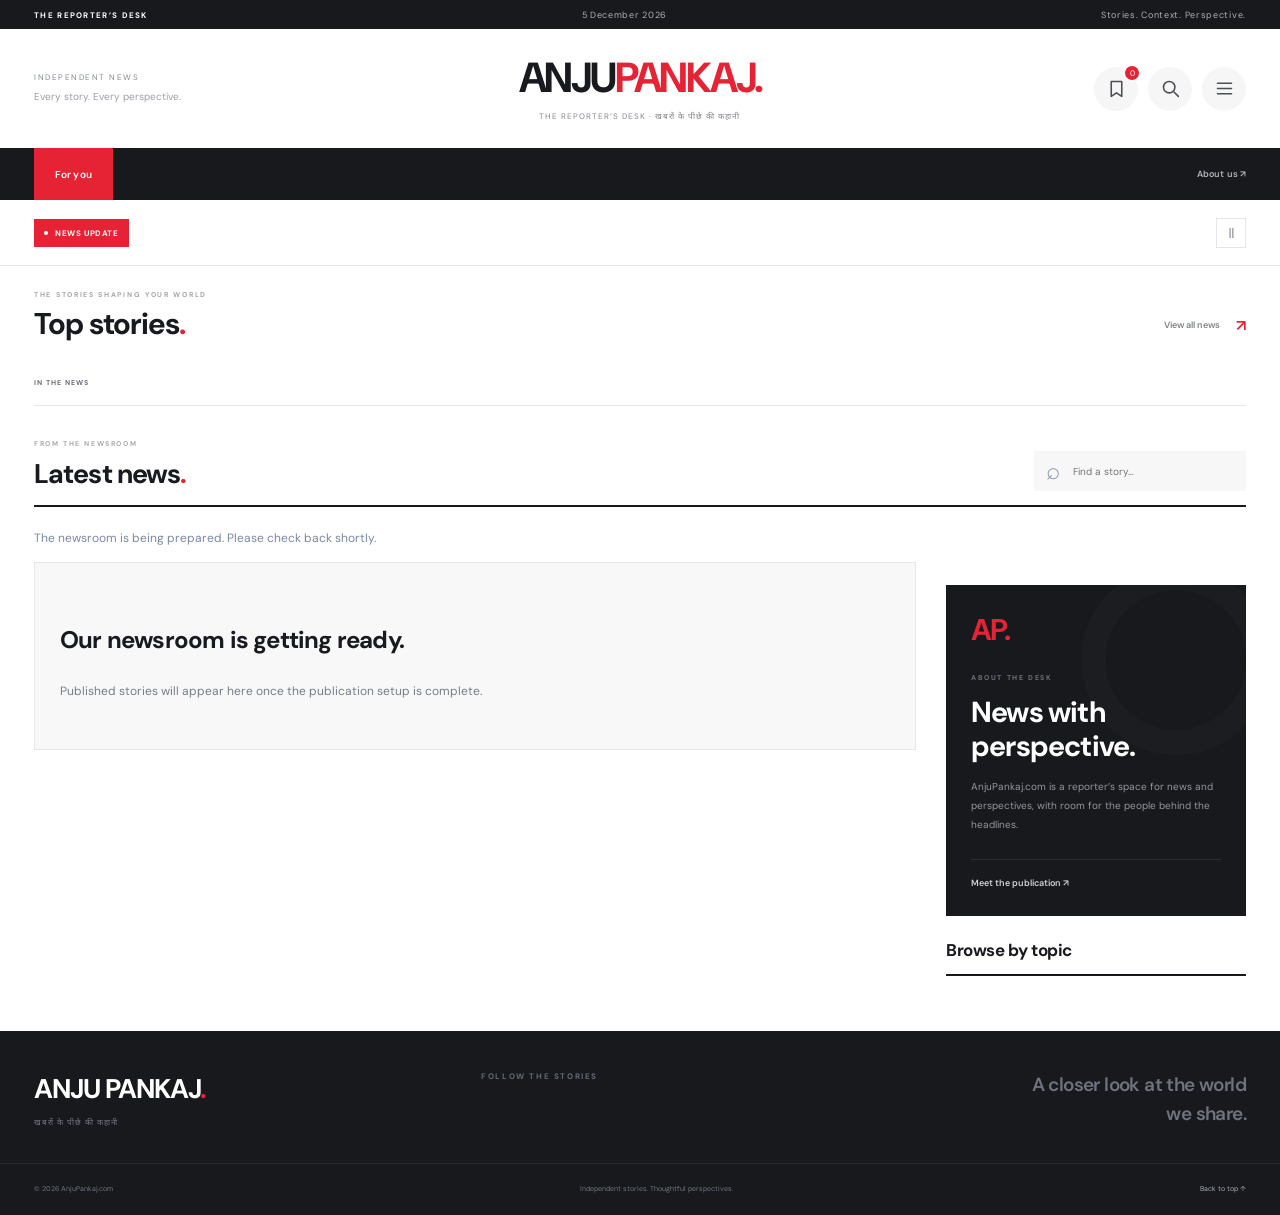
<file: index.html>
<!doctype html><html lang="en"><head><meta charset="utf-8"><meta name="viewport" content="width=device-width,initial-scale=1"><title>Anju Pankaj | The Reporter’s Desk</title><meta name="description" content="Anju Pankaj — news, perspectives and stories from the ground."><meta name="apple-mobile-web-app-capable" content="yes"><meta name="mobile-web-app-capable" content="yes"><meta name="theme-color" content="#17191d"><link rel="icon" href="/favicon.svg"><link rel="stylesheet" href="/portal.css?v=20261107-sidebar-slugs"></head><body>
<div class="edition-bar"><div class="shell"><span>THE REPORTER’S DESK</span><time id="editionDate"></time><span class="edition-right">Stories. Context. Perspective.</span></div></div>
<header class="app-header"><div class="shell masthead"><a class="brand" href="/" aria-label="Anju Pankaj home"><span class="brand-name">ANJU<span>PANKAJ</span><i>.</i><small>THE REPORTER’S DESK · खबरों के पीछे की कहानी</small></span></a><span class="masthead-kicker">INDEPENDENT NEWS<br><strong>Every story. Every perspective.</strong></span><div class="header-actions"><span class="edition-pill">THE REPORTER’S DESK</span><a class="icon-button header-saved" href="/?view=saved" aria-label="Saved stories"><svg viewBox="0 0 24 24" aria-hidden="true"><path d="M6 4h12v17l-6-4-6 4z"/></svg><span data-saved-count>0</span></a><button class="search-open icon-button" onclick="focusSearch()" aria-label="Search stories"><svg viewBox="0 0 24 24" aria-hidden="true"><circle cx="10.5" cy="10.5" r="6.5"/><path d="m16 16 5 5"/></svg></button><button class="icon-button topics-open" onclick="openTopics()" aria-label="Open topics"><svg viewBox="0 0 24 24" aria-hidden="true"><path d="M4 6h16M4 12h16M4 18h16"/></svg></button></div></div></header>
<div class="nav-wrap"><nav class="shell navigation" aria-label="Categories"><div id="categoryNav"><a href="/" class="selected">For you</a></div><a href="#about" class="desk-link">About us ↗</a></nav></div>
<div id="previewNotice" class="preview-note shell" hidden>DESIGN PREVIEW <span>Illustrative sample stories · this publication’s database is not connected yet.</span></div>
<div class="shell ticker"><span class="live-label"><i></i> NEWS UPDATE</span><div id="recentLinks" class="ticker-links"></div><button id="tickerPause" type="button" onclick="toggleTicker()" aria-label="Pause recent headlines" aria-pressed="false">Ⅱ</button></div>
<main class="shell" id="mainContent"><section class="desk-intro" id="deskIntro"><div><span class="eyebrow">THE STORIES SHAPING YOUR WORLD</span><h1>Top stories<span>.</span></h1></div><a class="today-button" href="#latest">View all news <span>↗</span></a></section><section id="featuredSection" class="featured-layout" aria-label="Featured stories"><div id="featuredStory"></div><aside class="briefing"><div class="section-title"><h2>Latest headlines</h2><span class="live-dot">LATEST</span></div><div id="briefingPosts"></div><a class="text-link" href="#latest">Explore the newsroom <span>↓</span></a></aside></section>
<section id="editorsPicks" class="editors-picks" aria-label="More top stories" hidden></section><div class="topic-strip"><span>IN THE NEWS</span><div id="topicLinks"></div></div>
<section id="latest" class="latest-section"><div class="section-title large"><div><span class="eyebrow">FROM THE NEWSROOM</span><h2 id="feedTitle">Latest news<span>.</span></h2></div><label class="search-box"><span aria-hidden="true">⌕</span><input id="search" type="search" inputmode="search" enterkeyhint="search" placeholder="Find a story…" aria-label="Search posts"></label></div><p id="feedState" role="status" aria-live="polite"></p><div class="news-layout"><div><div id="storyGrid" class="story-grid"></div><button id="loadMore" class="load-more" onclick="loadMoreStories()" hidden>More from the newsroom <span>↓</span></button></div><aside class="right-rail"><div id="homeAd"></div><div class="desk-card" id="about"><span class="monogram">ap.</span><span class="eyebrow">ABOUT THE DESK</span><h2>News with<br>perspective.</h2><p>AnjuPankaj.com is a reporter’s space for news and perspectives, with room for the people behind the headlines.</p><a class="text-link" href="/?page=about">Meet the publication ↗</a></div><div class="rail-topics"><h3>Browse by topic</h3><div id="railCategories"></div></div></aside></div></section></main>
<footer><div class="shell footer-main"><a class="footer-brand" href="/">ANJU PANKAJ<span>.</span><small>खबरों के पीछे की कहानी</small></a><div><span class="eyebrow">FOLLOW THE STORIES</span><nav id="footerCategories" aria-label="Footer categories"></nav></div><p>A closer look at the world<br>we share.</p></div><div class="shell footer-bottom"><span>© <span id="year"></span> AnjuPankaj.com</span><span>Independent stories. Thoughtful perspectives.</span><a href="#top" onclick="window.scrollTo({top:0,behavior:'smooth'});return false">Back to top ↑</a></div></footer>
<nav class="bottom-nav" aria-label="Mobile navigation"><a href="/" data-bottom="home"><svg viewBox="0 0 24 24" aria-hidden="true"><path d="m3 10 9-7 9 7v11h-7v-7h-4v7H3z"/></svg><span>Home</span></a><button type="button" onclick="openTopics()" data-bottom="topics"><svg viewBox="0 0 24 24" aria-hidden="true"><rect x="3" y="3" width="7" height="7" rx="1"/><rect x="14" y="3" width="7" height="7" rx="1"/><rect x="3" y="14" width="7" height="7" rx="1"/><rect x="14" y="14" width="7" height="7" rx="1"/></svg><span>Topics</span></button><button type="button" onclick="focusSearch()" data-bottom="search"><svg viewBox="0 0 24 24" aria-hidden="true"><circle cx="10.5" cy="10.5" r="6.5"/><path d="m16 16 5 5"/></svg><span>Search</span></button><a href="/?view=saved" data-bottom="saved"><svg viewBox="0 0 24 24" aria-hidden="true"><path d="M6 4h12v17l-6-4-6 4z"/></svg><span>Saved <b data-saved-count>0</b></span></a></nav>
<dialog id="topicsDialog" class="topics-dialog"><div class="dialog-grip"></div><header><div><span class="eyebrow">MAKE IT YOUR NEWS</span><h2>Explore topics</h2></div><button class="icon-button" onclick="closeTopics()" aria-label="Close topics">×</button></header><div id="topicsDialogLinks"></div><p>Choose a topic to browse its latest published stories.</p></dialog><div id="saveToast" class="save-toast" role="status" aria-live="polite"></div>
<script src="/db-config.js?v=20261029-connected"></script><script src="/media-urls.js"></script><script src="/db-client.js"></script><script src="/content-safe.js"></script><script src="/ads-render.js"></script><script src="/sample-content.js?v=3-newsroom"></script><script src="/portal.js?v=20261107-sidebar-slugs"></script></body></html>
</file>
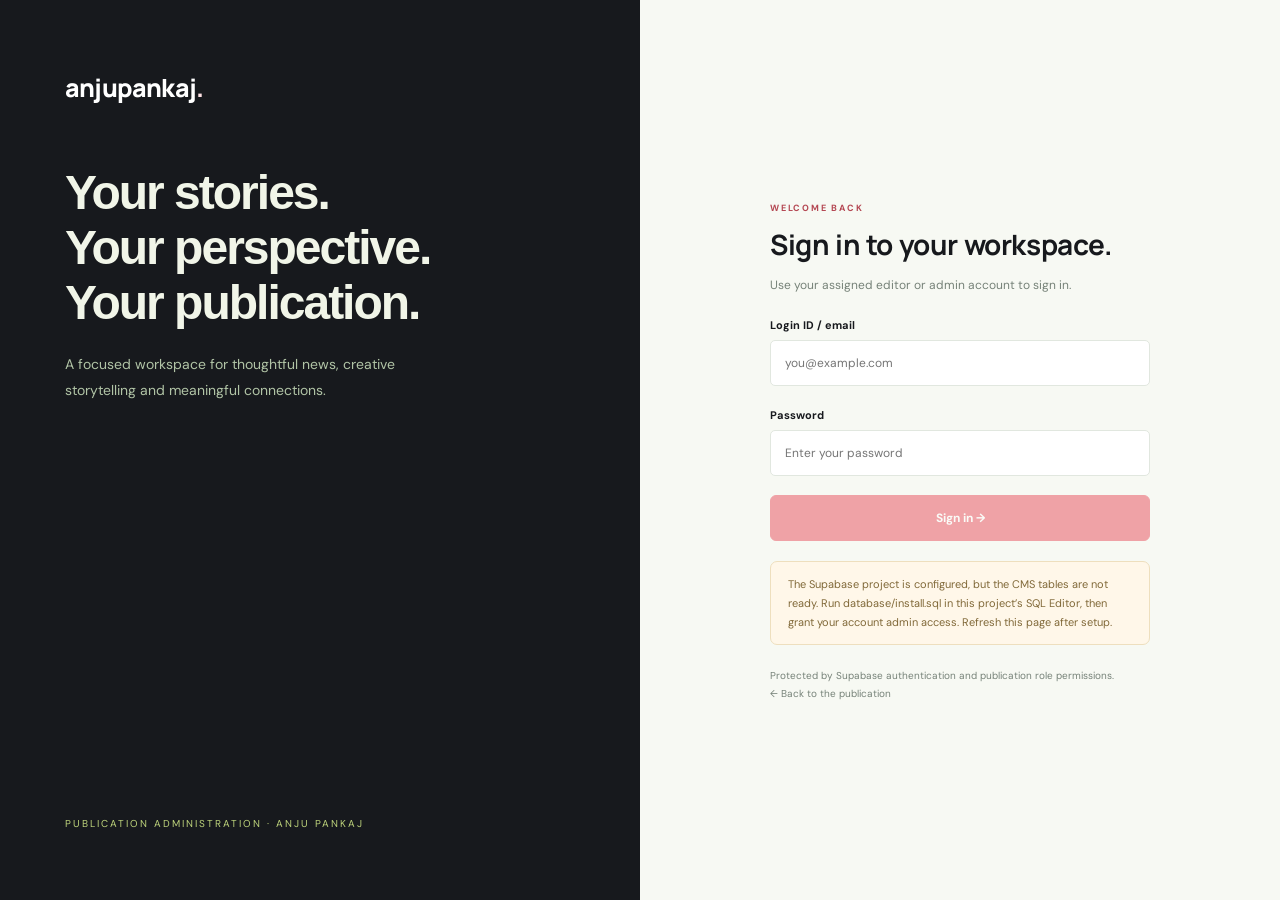
<file: admin/index.html>
<!doctype html><html lang="en"><head><meta charset="utf-8"><meta name="viewport" content="width=device-width,initial-scale=1"><title>Anju Pankaj Admin — Import content</title><style>
@import url('https://fonts.googleapis.com/css2?family=DM+Sans:wght@400;500;600;700&family=Manrope:wght@500;600;700;800&display=swap');
:root{--ink:#19261e;--muted:#768278;--line:#e1e7df;--green:#d6f46b;--paper:#f6f8f3}*{box-sizing:border-box}body{margin:0;background:var(--paper);color:var(--ink);font:14px 'DM Sans',sans-serif}button,input,select{font:inherit}button{cursor:pointer}a{color:inherit;text-decoration:none}button:focus-visible,input:focus-visible,a:focus-visible,select:focus-visible{outline:3px solid #83a746;outline-offset:3px}.app{display:grid;grid-template-columns:232px 1fr;min-height:100vh}.sidebar{background:#192b21;color:#d9e3d5;padding:31px 18px;position:fixed;inset:0 auto 0 0;width:232px;display:flex;flex-direction:column}.logo{font:800 24px Manrope;letter-spacing:-1.5px;color:#fff}.logo span{color:var(--green)}.brand small{font-size:9px;letter-spacing:2px;display:block;margin:9px 0 34px;color:#9fb29f}.nav-label{font-size:9px;letter-spacing:1.6px;color:#7f9a85;margin:20px 14px 10px}.nav{display:flex;flex-direction:column;gap:5px}.nav button{display:flex;align-items:center;gap:12px;text-align:left;border:0;border-radius:7px;color:#bacab8;background:none;padding:13px 14px;font-size:12px}.nav button.active{color:#17251b;background:var(--green);font-weight:700}.nav button i{font-style:normal;font-size:17px;width:20px}.sidebar-bottom{margin-top:auto;border-top:1px solid #3a4b3e;padding:22px 10px 0;font-size:11px;color:#aec0ab}.sidebar-bottom a{display:block;margin-top:12px;color:#e2eadd}.main{grid-column:2}.topbar{height:74px;display:flex;justify-content:space-between;align-items:center;background:#fff;border-bottom:1px solid var(--line);padding:0 38px;font-size:11px;color:var(--muted)}.topbar strong{color:var(--ink);font-weight:500}.right{display:flex;align-items:center;gap:15px}.status{border:1px solid var(--line);padding:7px 10px;border-radius:20px;font-size:10px;color:#6c7d6b}.avatar{width:32px;height:32px;background:#e8eedf;border-radius:50%;display:grid;place-items:center;font-size:11px;color:#3d5938}.content{max-width:1260px;margin:auto;padding:36px 38px}.eyebrow{font-size:9px;font-weight:700;letter-spacing:1.8px;color:#799250;text-transform:uppercase}h1{font:800 30px Manrope;letter-spacing:-1px;margin:8px 0 10px}h2{font:700 17px Manrope;letter-spacing:-.4px;margin:0}p{color:var(--muted);line-height:1.7;font-size:12px}.heading{display:flex;justify-content:space-between;align-items:center;gap:20px}.btn{border:1px solid var(--line);border-radius:6px;background:#fff;color:var(--ink);padding:11px 17px;font-size:11px;font-weight:700;display:inline-block}.btn.primary{background:#233e2c;color:#fff;border-color:#233e2c}.btn.lime{background:var(--green);border-color:var(--green);color:#203019}.btn:disabled{opacity:.4;cursor:not-allowed}.notice{border:1px solid #d8e3ca;background:#edf3e5;border-radius:7px;padding:13px 17px;font-size:11px;line-height:1.7;margin:20px 0;color:#526749}.notice.amber{background:#fff7e9;border-color:#eedfbe;color:#816939}.steps{display:flex;border:1px solid var(--line);background:white;border-radius:8px;margin:23px 0;overflow:hidden}.step{flex:1;padding:18px;font-size:11px;border-right:1px solid var(--line);display:flex;align-items:center;gap:10px;color:var(--muted)}.step:last-child{border:0}.step b{width:25px;height:25px;border-radius:50%;background:#f1f3ee;display:grid;place-items:center;font-size:10px}.step.active{color:var(--ink);font-weight:700}.step.active b{background:var(--green)}.layout{display:grid;grid-template-columns:minmax(0,1fr) 295px;gap:22px}.card{background:#fff;border:1px solid var(--line);border-radius:9px;overflow:hidden;margin-bottom:22px}.card-head{padding:21px 24px;border-bottom:1px solid var(--line);display:flex;justify-content:space-between;align-items:center}.card-head small{font-size:10px;color:var(--muted)}.card-body{padding:24px}.drop{border:1.5px dashed #bdcdb3;background:#fafcf7;border-radius:7px;padding:36px 20px;text-align:center;cursor:pointer;display:block}.drop.drag{border-color:#739b41;background:#eff7df}.file-icon{background:#e9f0df;width:54px;height:54px;border-radius:13px;display:grid;place-items:center;margin:auto auto 16px;font-size:23px;color:#577247}.drop strong{font-size:14px}.drop p{font-size:11px;margin:9px 0 15px}.drop span{display:block;font-size:9px;color:#96a18f;margin-top:15px}#file{position:absolute;width:1px;height:1px;overflow:hidden;opacity:0}.selected{display:flex;align-items:center;gap:13px;border:1px solid var(--line);border-radius:6px;padding:13px;margin-top:15px}.selected b{font-size:11px;display:block}.selected small{font-size:10px;color:var(--muted)}.selected button{margin-left:auto;background:transparent;border:0;font-size:18px;color:var(--muted)}.field{margin:0 0 19px}.field label,.label{display:block;font-size:11px;font-weight:700;margin-bottom:8px}.field input,.field select{width:100%;padding:11px 12px;background:#fff;border:1px solid var(--line);border-radius:5px;color:var(--ink);font-size:12px}.field small{display:block;font-size:10px;color:var(--muted);line-height:1.6;margin-top:6px}.row{display:grid;grid-template-columns:1fr 1fr;gap:15px}.option{display:flex;gap:10px;align-items:start;border:1px solid var(--line);padding:14px;border-radius:6px;margin-bottom:10px;font-size:11px;line-height:1.6}.option input{accent-color:#57773d}.option b{display:block}.option small{color:var(--muted);font-size:10px;display:block}.option.selected-option{background:#f6faef;border-color:#bbcf9c}.card-footer{display:flex;align-items:center;justify-content:space-between;padding:18px 24px;background:#fcfdfb;border-top:1px solid var(--line);gap:15px;font-size:10px;color:var(--muted)}.summary-row{display:flex;justify-content:space-between;font-size:11px;padding:12px 0;border-bottom:1px solid var(--line);gap:10px}.summary-row:last-child{border:0}.summary-row span{color:var(--muted)}.tag{font-size:9px;padding:4px 7px;border-radius:4px;background:#edf3e4;color:#6a824b}.rail-note{padding:20px;background:#eaf0e2;border-radius:8px}.rail-note h3{font:700 15px Manrope;margin:0 0 8px}.rail-note p{font-size:11px}.rail-note code{font-size:10px;word-break:break-all;color:#57713c}.checklist{padding:0;list-style:none;margin:15px 0 0}.checklist li{font-size:10px;line-height:1.6;color:#6a7e61;padding:6px 0}.checklist li:before{content:'✓';margin-right:8px;color:#5a7b36}.stats{display:grid;grid-template-columns:repeat(4,1fr);gap:12px;margin-bottom:20px}.stat{border:1px solid var(--line);border-radius:7px;padding:16px;background:#fff}.stat b{font:800 25px Manrope;display:block}.stat span{font-size:10px;color:var(--muted)}.table-scroll{overflow:auto}table{width:100%;border-collapse:collapse;font-size:11px}th,td{padding:14px 20px;border-bottom:1px solid var(--line);text-align:left}th{font-size:9px;text-transform:uppercase;letter-spacing:.7px;color:var(--muted);background:#fafbf8}td.title{max-width:400px}td a{color:#6b8a44;text-decoration:underline}td code{font-size:10px;word-break:break-all}.empty{text-align:center;padding:40px 20px;color:var(--muted);font-size:12px}.tabs{display:flex;gap:20px;margin:16px 0}.tabs button{background:none;border:0;border-bottom:2px solid transparent;padding:9px 0;color:var(--muted);font-size:11px}.tabs button.active{border-color:#7e9d42;color:var(--ink);font-weight:700}.hidden{display:none!important}.error{color:#a34438;font-size:11px;line-height:1.7}.feedback{font-size:11px;line-height:1.8;margin:14px 0;color:#637b48;white-space:pre-line}.help{font-size:10px;border-top:1px solid var(--line);padding-top:15px;margin-top:25px;color:var(--muted)}.help a{text-decoration:underline}.connection{display:flex;align-items:center;gap:7px}.connection:before{content:'';width:6px;height:6px;background:#c99d4f;border-radius:50%}.mobile-logo{display:none}.warning-list{font-size:11px;color:#8b7044;line-height:1.8;padding-left:18px}.toolbar{display:flex;justify-content:space-between;align-items:center;gap:12px}.toolbar input{border:1px solid var(--line);padding:9px 12px;border-radius:5px;font-size:11px}.footer{font-size:10px;color:var(--muted);display:flex;justify-content:space-between;margin-top:30px}.modal{border:1px solid var(--line);border-radius:12px;padding:28px;max-width:600px;width:calc(100% - 30px);color:var(--ink)}.modal::backdrop{background:#15251dc9}.modal header{display:flex;justify-content:space-between;align-items:center}.modal button.close{border:0;background:none;font-size:22px}.modal li{font-size:12px;line-height:1.8;color:var(--muted)}
@media(max-width:1150px){.layout{grid-template-columns:1fr}.rail{display:grid;grid-template-columns:1fr 1fr;gap:20px}.content{padding:28px}.sidebar{width:205px}.app{grid-template-columns:205px 1fr}.topbar{padding:0 28px}}@media(max-width:750px){.sidebar{position:static;width:auto;padding:15px 18px;grid-column:1}.brand,.nav-label,.sidebar-bottom{display:none}.nav{flex-direction:row;overflow:auto;gap:8px}.nav button{white-space:nowrap;padding:10px;font-size:10px}.nav button i{font-size:14px;width:auto}.app{display:block}.topbar{height:60px;padding:0 18px}.topbar>span{display:none}.mobile-logo{display:block;font:800 19px Manrope;color:#253e2a;letter-spacing:-1px}.content{padding:25px 18px}.heading{align-items:start}.heading .btn{padding:10px;font-size:10px}h1{font-size:25px}.steps{margin:18px 0}.step{padding:12px 8px;font-size:9px;gap:6px}.step b{width:21px;height:21px;flex-shrink:0}.card-head{padding:18px}.card-body{padding:18px}.row{grid-template-columns:1fr;gap:0}.rail{display:block}.stats{grid-template-columns:1fr 1fr}.card-footer{padding:16px;align-items:start}.footer{display:block;line-height:2}.toolbar{align-items:start;flex-direction:column}.drop{padding:30px 12px}.right{gap:8px}.status{font-size:8px}.connection{font-size:9px}.card-head h2{font-size:15px}}
[hidden]{display:none!important}body:not(.admin-authenticated) .app{display:none!important}#loginGate[hidden]{display:none!important}</style><link rel="stylesheet" href="/admin/editor.css?v=20261029-db-connected"><link rel="icon" href="/favicon.svg"><style>:root{--green:#ffe1e4;--paper:#f5f5f6;--ink:#17191d}.sidebar{background:#17191d}.logo{letter-spacing:-.8px}.login-brand{background:#17191d}.login-brand .logo{font-size:25px}.btn.primary{background:#e52335;border-color:#e52335}.eyebrow{color:#b44752}.login-brand h1{font-family:Arial,sans-serif;font-weight:700}</style></head><body><section id="loginGate"><aside class="login-brand"><div><a class="logo" href="/">anjupankaj<span>.</span></a><h1>Your stories.<br>Your perspective.<br>Your publication.</h1><p>A focused workspace for thoughtful news, creative storytelling and meaningful connections.</p></div><div class="login-label">PUBLICATION ADMINISTRATION · ANJU PANKAJ</div></aside><main class="login-form-area"><div class="login-card"><span class="eyebrow">Welcome back</span><h2>Sign in to your workspace.</h2><p>Use your assigned editor or admin account to sign in.</p><form id="loginGateForm"><div class="field"><label for="loginGateEmail">Login ID / email</label><input id="loginGateEmail" type="email" autocomplete="username" placeholder="you@example.com" required></div><div class="field"><label for="loginGatePassword">Password</label><input id="loginGatePassword" type="password" autocomplete="current-password" placeholder="Enter your password" required></div><button class="btn primary" id="loginGateSubmit" type="submit">Sign in →</button></form><div class="editor-message" id="loginGateMessage" role="status" aria-live="polite"></div><div id="setupNotice" class="notice amber" hidden>This separate publication needs its own Supabase project. Configure db-config.js before signing in. No default account or password has been created.</div><div class="login-security">Protected by Supabase authentication and publication role permissions.<br><a href="/">← Back to the publication</a></div></div></main></section><div class="app"><aside class="sidebar"><a class="brand" href="/"><div class="logo">anjupankaj<span>.</span></div><small>PUBLICATION MANAGER</small></a><div class="nav-label">WORKSPACE</div><nav class="nav" aria-label="Admin navigation"><button onclick="section('overview')" data-nav="overview"><i>▦</i>Overview</button><button onclick="section('posts')" data-nav="posts"><i>▤</i>Posts</button><button onclick="newPost()" data-nav="editor"><i>＋</i>Add post</button><button onclick="section('media')" data-nav="media"><i>▧</i>Media library</button><button class="active" onclick="section('import')" data-nav="import"><i>↥</i>Import content</button><button onclick="section('activity')" data-nav="activity"><i>☷</i>Editor activity</button><button onclick="section('ads')" data-nav="ads"><i>◫</i>Advertisements</button></nav><div class="sidebar-bottom"><span>Anju Pankaj.in</span><a href="/">View publication ↗</a><a href="#" onclick="event.preventDefault();openHelp()">Import documentation ↗</a></div></aside><div class="main"><header class="topbar"><span>Workspace &nbsp;/&nbsp; Content &nbsp;/&nbsp; <strong id="breadcrumb">Import content</strong></span><a class="mobile-logo" href="/">anjupankaj.</a><div class="right"><span class="connection">Supabase connected</span><span class="status">CONTENT IMPORT</span><span class="avatar" aria-label="Preview workspace">SO</span></div></header><main class="content"><section id="importView"><div class="heading"><div><span class="eyebrow">Bring your stories with you</span><h1>Import your publication.</h1><p>Read your WordPress MySQL export. Keep your images right where they are.</p></div><button class="btn" onclick="openHelp()">How it works ↗</button></div><div class="notice">Large-file import preparation · Your SQL file is analysed in this browser and is not uploaded or executed. Review the results and export a migration JSON file. Large-file processing depends on available browser memory. Sign in as an authorized publication admin to save reviewed posts and taxonomy into Supabase.</div><div class="steps"><div class="step active" id="step1"><b>1</b>Choose source</div><div class="step" id="step2"><b>2</b>Review content</div><div class="step" id="step3"><b>3</b>Export migration</div></div><div class="layout"><div><div class="card"><div class="card-head"><h2>WordPress database export</h2><small>.sql · UTF-8 · up to 400 MB</small></div><div class="card-body"><label class="drop" id="drop" for="file"><div class="file-icon">↥</div><strong>Drop your MySQL file here</strong><p>or choose an uncompressed WordPress SQL export · 200 MB files accepted</p><span class="btn">Browse files</span><span>Read in 1 MB chunks in a background worker. No SQL commands are executed.</span></label><input id="file" type="file" accept=".sql,text/plain,application/sql" onchange="pickFile(this.files[0])"><div id="selected" class="selected hidden"><span style="font-size:23px">▤</span><div><b id="fileName"></b><small id="fileSize"></small></div><button onclick="clearFile()" aria-label="Remove selected file">×</button></div><div class="feedback" id="feedback" role="status" aria-live="polite"></div></div></div><div class="card"><div class="card-head"><h2>Import preferences</h2><span class="tag">PRESERVE ORIGINAL MEDIA</span></div><div class="card-body"><div class="row"><div class="field"><label for="source">Original website URL</label><input id="source" type="url" value="https://anjupankaj.com" autocomplete="off"><small>Used to resolve relative upload paths. Existing absolute media URLs stay unchanged.</small></div><div class="field"><label for="prefix">WordPress table prefix</label><input id="prefix" value="" placeholder="Auto-detect (e.g. wp_)"><small>If multiple WordPress sites are detected, enter the exact prefix you want.</small></div></div><div class="row"><div class="field"><label for="from">Published from (source local date)</label><input id="from" type="date" value="2026-07-18"></div><div class="field"><label for="to">Published through (inclusive)</label><input id="to" type="date" value="2026-10-18"></div></div><label class="option selected-option"><input type="radio" checked name="mediaMode"><span><b>Keep attachments on the original server</b><small>Preserve attachment URLs and article HTML references. No image downloads or uploads.</small></span></label><label class="option"><input type="checkbox" id="publishedOnly" checked><span><b>Published posts only</b><small>Exclude drafts, private posts, revisions and trash from the migration.</small></span></label><div class="notice amber" style="margin-bottom:0">Keep the original uploads folder available after switching your domain. If the new site uses the same hostname, route <code>/wp-content/uploads/</code> to the old media host or use a dedicated media domain. DNS changes alone do not preserve old image paths.</div></div><div class="card-footer"><span>Analyse first. Review every import before saving.</span><button class="btn primary" id="analyse" disabled onclick="analyse()">Analyse SQL file &nbsp;→</button></div></div></div><aside class="rail"><div class="card"><div class="card-head"><h2>Migration summary</h2></div><div class="card-body"><div class="summary-row"><span>Source</span><b>WordPress / MySQL</b></div><div class="summary-row"><span>Date range</span><b id="summaryDates">18 Jul – 18 Oct 2026</b></div><div class="summary-row"><span>Attachments</span><b>Original URLs</b></div><div class="summary-row"><span>SQL execution</span><b>Never</b></div><div class="summary-row"><span>Target database</span><b style="color:#52783a">Supabase connected</b></div></div></div><div class="rail-note"><h3>Your media stays put.</h3><p>Article images and featured images reference the same files on your existing server.</p><code>https://anjupankaj.com/<br>wp-content/uploads/…</code><ul class="checklist"><li>Keep original post IDs for deduplication</li><li>Preserve Hindi and Punjabi text</li><li>Detect featured-image relationships</li><li>Include source slugs and categories</li><li>Exclude users, passwords and options</li></ul></div></aside></div></section><section id="reviewView" class="hidden"><div class="heading"><div><span class="eyebrow">Content preparation</span><h1 id="reviewHeading">Review imported content.</h1><p id="reviewIntro">Upload and analyse a SQL file to see your content here.</p></div><button class="btn" onclick="section('import')">← Import settings</button></div><div class="notice" id="reviewNotice">Review your source records, then use Import posts + categories + tags to save them into Supabase.</div><div class="stats" id="stats"></div><div class="card"><div class="card-head toolbar"><h2 id="tableHeading">Detected posts</h2><div><input type="search" id="filter" placeholder="Search titles or source IDs…" aria-label="Search imported content" oninput="renderTable()"></div></div><div class="table-scroll"><table><thead id="thead"></thead><tbody id="tbody"></tbody></table></div><div class="card-footer"><span id="rowCount">No content analysed</span><button class="btn" onclick="exportManifest()" id="exportBtn" disabled>Export migration JSON ↓</button></div></div><div id="warnings" class="notice amber hidden"></div><div class="card"><div class="card-head"><h2>Save to the new CMS</h2><span class="tag">SUPABASE CONNECTED</span></div><div class="card-body"><p>Posts, categories and tags are saved together in batches. Published posts with past publication dates become visible on the homepage. Drafts and future posts remain private. Original image URLs stay unchanged.</p><button class="btn primary" id="databaseImport" onclick="importDatabase()" disabled>Sign in as admin to import</button> <button class="btn" onclick="connectionDialog()">Admin sign in</button><div class="feedback" id="dbSaveStatus" role="status"></div></div></div></section><section id="adsView" class="hidden"><div class="heading"><div><span class="eyebrow">Advertising</span><h1>One format. Clear visibility.</h1><p>Every Anju Pankaj placement uses a 300 × 250 medium rectangle.</p></div></div><div class="notice">Active Google placements request ads on the public website. This admin preview does not request paid impressions.</div><div class="card"><div class="card-head"><h2>Placement plan</h2></div><div class="table-scroll"><table><thead><tr><th>Placement</th><th>Size</th><th>Display rule</th><th>Status</th></tr></thead><tbody><tr><td>Lead news sidebar</td><td>300 × 250</td><td>Beside lead stories; mobile in-flow</td><td>Sample</td></tr><tr><td>Latest-news feed</td><td>300 × 250</td><td>Between editorial rows</td><td>Sample</td></tr><tr><td>Desktop article rail</td><td>300 × 250</td><td>Sticky within content column</td><td>Sample</td></tr><tr><td>Article content</td><td>300 × 250</td><td>Between paragraphs</td><td>Sample</td></tr></tbody></table></div></div></section><section id="overviewView" class="hidden"><div class="heading"><div><span class="eyebrow">Live publication</span><h1>Your publication at a glance.</h1><p>Counts read directly from Supabase, across all posts.</p></div><button class="btn" onclick="loadOverview()">Refresh counts ↻</button></div><div class="stats" id="databaseStats"></div><p id="overviewMessage" role="status" aria-live="polite"></p><div class="inline-actions"><button class="btn primary" onclick="newPost()">＋ Add new post</button><button class="btn" onclick="section('posts')">Manage posts</button><a class="btn" href="/">View homepage ↗</a></div></section><section id="editorActivityView" class="hidden"><div class="heading"><div><span class="eyebrow">Accountability</span><h1>Editor activity.</h1><p>Post creation, edits and status changes, with editor identity and time. Records start after the database migration is enabled.</p></div><button class="btn" onclick="loadEditorActivity()">Refresh</button></div><div class="card"><div class="table-scroll"><table><thead><tr><th>Time (IST)</th><th>Editor</th><th>Post</th><th>Action</th><th>Status</th></tr></thead><tbody id="activityRows"></tbody></table></div><div class="card-footer"><span id="activityFeedback" role="status"></span><button id="activityPrev" class="btn" onclick="activityPage--;loadEditorActivity()">Previous</button><button id="activityNext" class="btn" onclick="activityPage++;loadEditorActivity()">Next</button></div></div></section><section id="dbPostsView" class="hidden"><div class="heading"><div><span class="eyebrow">Editorial workspace</span><h1>Your stories.</h1><p>Manage the publication. Give every story a sharper perspective.</p></div><button class="btn primary" onclick="newPost()">＋ Add new post</button></div><div id="postsLock" class="lock-notice hidden">Sign in as a publication admin to manage posts. <button class="btn" onclick="connectionDialog()">Sign in</button></div><div class="card"><div class="card-head toolbar"><div class="post-filter"><input id="dbPostSearch" type="search" placeholder="Search news titles…" oninput="queuePostSearch()" aria-label="Search posts"><select id="dbPostStatus" onchange="dbPostPage=0;loadDbPosts()" aria-label="Filter status"><option value="">All statuses</option><option value="publish">Published / scheduled</option><option value="draft">Drafts</option><option value="pending">Pending review</option><option value="private">Private</option><option value="trash">Trash</option></select></div><span id="dbPostCount" class="label-note"></span></div><div class="table-scroll"><table><thead><tr><th>Story</th><th>Status</th><th>Published</th><th>Action</th></tr></thead><tbody id="dbPostRows"><tr><td colspan="4" class="empty">Sign in to load your publication.</td></tr></tbody></table></div><div class="card-footer"><span id="postsFeedback" role="status"></span><div class="pager"><button class="btn" id="prevPosts" onclick="dbPostPage--;loadDbPosts()" disabled>← Previous</button><button class="btn" id="nextPosts" onclick="dbPostPage++;loadDbPosts()">Next →</button></div></div></div></section>
<section id="postEditorView" class="hidden"><div class="heading"><div><span class="eyebrow">Create something worth reading</span><h1 id="editorHeading">Write a new story.</h1></div><div class="save-bar"><button class="btn" onclick="section('posts')">← Posts</button><a class="btn hidden" id="viewPublishedPost" href="/" target="_blank" rel="noopener">View on website ↗</a><button class="btn" onclick="previewPost()">Preview</button><button class="btn lime" type="button" onclick="publishNow()">Publish now</button><button class="btn primary" id="savePostButton" onclick="savePost()">Save post</button></div></div><div class="editor-message" id="editorMessage" role="status"></div><div id="editorLock" class="lock-notice hidden">Sign in as a publication admin to save. <button class="btn" onclick="connectionDialog()">Sign in</button></div><fieldset class="editor-fieldset" id="editorFieldset"><div class="editor-layout"><div><div class="card"><div class="card-body"><input id="postTitle" class="editor-title" placeholder="Your headline goes here…" maxlength="500" aria-label="Post title"><div class="field" style="margin:18px 0 0"><label for="postSlug">URL slug</label><input id="postSlug" placeholder="your-story-title"><small>Public article links use a stable post ID, so editing the slug will not break those links.</small></div></div><div class="editor-toolbar" aria-label="Article formatting"><select aria-label="Text style" onchange="formatText('formatBlock',this.value)"><option value="p">Paragraph</option><option value="h2">Heading 2</option><option value="h3">Heading 3</option><option value="blockquote">Quote</option></select><button type="button" onmousedown="event.preventDefault()" onclick="formatText('bold')" aria-label="Bold"><b>B</b></button><button type="button" onmousedown="event.preventDefault()" onclick="formatText('italic')" aria-label="Italic"><i>I</i></button><button type="button" onmousedown="event.preventDefault()" onclick="formatText('underline')" aria-label="Underline"><u>U</u></button><button type="button" onmousedown="event.preventDefault()" onclick="formatText('insertUnorderedList')">• List</button><button type="button" onmousedown="event.preventDefault()" onclick="formatText('insertOrderedList')">1. List</button><button type="button" onmousedown="event.preventDefault()" onclick="addEditorLink()">Link ↗</button><button type="button" onclick="addEditorImage()">Image URL</button><button type="button" onclick="document.getElementById('bodyImageFile').click()">Upload image</button><button type="button" onmousedown="event.preventDefault()" onclick="formatText('undo')" aria-label="Undo">↶</button><button type="button" onmousedown="event.preventDefault()" onclick="formatText('redo')" aria-label="Redo">↷</button><button type="button" onmousedown="event.preventDefault()" onclick="formatText('removeFormat')">Clear style</button></div><div id="postBody" class="writing-area" contenteditable="true" role="textbox" aria-label="Article body" aria-multiline="true"></div><div class="editor-meta"><span id="wordCount">0 words · 0 min read</span><span id="localSaveState">Local draft not saved</span></div><input type="file" accept="image/png,image/jpeg,image/webp,image/gif" id="bodyImageFile" hidden onchange="uploadEditorImage(this.files[0],false)"></div><div class="card"><div class="card-head"><h2>Excerpt & search appearance</h2></div><div class="card-body"><div class="field"><label for="postExcerpt">Short summary</label><textarea id="postExcerpt" maxlength="1000" placeholder="A clear introduction to your story…"></textarea></div><div class="field"><label for="seoTitle">SEO title</label><input id="seoTitle" maxlength="160" placeholder="Leave blank to use the headline"></div><div class="field"><label for="seoDescription">SEO description</label><textarea id="seoDescription" maxlength="320" placeholder="A useful description for search and social sharing"></textarea><small>These fields update the article’s browser metadata. Full server-rendered SEO is part of the Next.js migration.</small></div></div></div></div><aside class="editor-sidebar"><div class="card"><div class="card-head"><h2>Publish</h2><span id="editorStatusBadge" class="status-badge">DRAFT</span></div><div class="card-body"><div class="field"><label for="postStatus">Visibility</label><select id="postStatus"><option value="draft">Draft</option><option value="publish">Published / scheduled</option><option value="private">Private</option><option value="trash">Trash</option><option value="pending">Pending review</option></select></div><div class="field"><label for="postPublishAt">Publication date & time</label><input id="postPublishAt" type="datetime-local"><small>Times use this device’s timezone. A future time keeps a published post hidden until it is due.</small></div><button class="btn full-width" type="button" onclick="restoreLocalDraft()">Restore local draft</button><p class="label-note">Autosave keeps a local copy in this browser. Use Save post to write changes to Supabase.</p></div></div><div class="card"><div class="card-head"><h2>Featured image</h2></div><div class="card-body"><img id="featuredPreview" class="featured-preview hidden" alt="Featured image preview"><div class="field"><label for="postFeatured">Original URL or uploaded image</label><input id="postFeatured" type="url" placeholder="https://…" oninput="showFeatured()"></div><button class="btn full-width" type="button" onclick="document.getElementById('featuredFile').click()">Upload image ↑</button><input id="featuredFile" type="file" accept="image/png,image/jpeg,image/webp,image/gif" hidden onchange="uploadEditorImage(this.files[0],true)"><small class="label-note">JPEG, PNG, WebP or GIF · maximum 5 MB. Uploaded files become publicly accessible.</small></div></div><div class="card"><div class="card-head"><h2>Categories</h2></div><div class="card-body"><div id="categoryOptions" class="term-options"></div><div class="field"><label for="newCategories">Add categories</label><input id="newCategories" placeholder="Comma-separated names"></div></div></div><div class="card"><div class="card-head"><h2>Tags</h2></div><div class="card-body"><div class="field"><label for="postTags">Tags, separated by commas</label><input id="postTags" placeholder="Punjab, Politics, Latest news" list="tagSuggestions"><datalist id="tagSuggestions"></datalist></div></div></div></aside></div></fieldset></section>
<section id="adManagerView" class="hidden"><div class="heading"><div><span class="eyebrow">Advertising workspace</span><h1>Put your brand in focus.</h1><p>Edit placement creatives and schedules. Every ad stays 300 × 250.</p></div><a class="btn" href="/" target="_blank" rel="noopener">View website ↗</a></div><div class="ad-tabs" id="adPlacementTabs"></div><div class="editor-message" id="adManagerMessage" role="status"></div><div id="adsLock" class="lock-notice hidden">Sign in as a publication admin to edit advertisements. <button class="btn" onclick="connectionDialog()">Sign in</button></div><fieldset id="adFieldset" class="editor-fieldset"><div class="ad-edit-grid"><div class="card"><div class="card-head"><h2 id="adPlacementName">Ad placement</h2><span class="status-badge">300 × 250 ONLY</span></div><div class="card-body"><div class="field"><label for="adProvider">Creative type</label><select id="adProvider" onchange="previewAd()"><option value="sample">Sample creative</option><option value="direct">Direct image banner</option><option value="google_ad_manager">Google Ad Manager unit</option></select></div><label class="option"><input id="adEnabled" type="checkbox"><span><b>Enable this placement</b><small>Disabled or out-of-schedule placements are hidden on the reader page.</small></span></label><div class="field"><label for="adLabel">Advertisement label</label><input id="adLabel" maxlength="80" value="Advertisement"></div><div id="directFields"><div class="field"><label for="adImage">Creative image URL</label><input id="adImage" type="url" placeholder="https://…" oninput="previewAd()"></div><button class="btn" type="button" onclick="document.getElementById('adImageFile').click()">Upload banner ↑</button><input type="file" id="adImageFile" accept="image/png,image/jpeg,image/webp,image/gif" hidden onchange="uploadBanner(this.files[0])"><p class="label-note">Use a 300 × 250 creative for the best result.</p><div class="field"><label for="adTarget">Destination URL</label><input id="adTarget" type="url" placeholder="https://advertiser.example"></div></div><div id="googleFields" class="hidden"><div class="google-code-heading"><div><h2>Paste your Google Ad Manager tags</h2><p>Copy the two tag blocks from Google Ad Manager → Ad unit → Tags.</p></div><span class="status-badge">GOOGLE PUBLISHER TAG · 300 × 250</span></div><div class="google-code-grid"><div class="google-code-card"><div class="google-code-title"><span class="code-step">1</span><div><h3>Document header</h3><small>The code Google provides for &lt;head&gt;.</small></div><button class="btn" type="button" onclick="clearGoogleTag('header')">Clear</button></div><textarea id="adHeaderCode" spellcheck="false" autocomplete="off" maxlength="100000" aria-label="Google Ad Manager document header code" placeholder="&lt;script async src=…&gt;&lt;/script&gt;&#10;&lt;script&gt;&#10;  googletag.defineSlot('/22932458576/IPS', [300, 250], 'div-gpt-ad-…')&#10;&lt;/script&gt;" oninput="googleTagChanged()"></textarea><p>Paste the complete Document header block, including its script tags.</p></div><div class="google-code-card"><div class="google-code-title"><span class="code-step">2</span><div><h3>Document body</h3><small>The code Google provides for &lt;body&gt;.</small></div><button class="btn" type="button" onclick="clearGoogleTag('body')">Clear</button></div><textarea id="adBodyCode" spellcheck="false" autocomplete="off" maxlength="100000" aria-label="Google Ad Manager document body code" placeholder="&lt;div id='div-gpt-ad-…'&gt;&#10;  &lt;script&gt;&#10;    googletag.display('div-gpt-ad-…');&#10;  &lt;/script&gt;&#10;&lt;/div&gt;" oninput="googleTagChanged()"></textarea><p>Paste the matching Document body block. All slot IDs must match.</p></div></div><div class="google-validate"><button class="btn" type="button" onclick="validateGoogleTag()">Validate & extract settings</button><span id="googleTagStatus" role="status" aria-live="polite">Paste both blocks to validate.</span></div><div class="row"><div class="field"><label for="adUnitPath">Detected ad-unit path</label><input id="adUnitPath" placeholder="/22932458576/IPS" readonly></div><div class="field"><label for="adSlotId">Detected slot ID</label><input id="adSlotId" placeholder="div-gpt-ad-…" readonly></div></div><div class="notice">Both tag blocks are stored for admins only. Validation extracts the ad-unit settings; pasted scripts are not executed. Live delivery uses the extracted ad-unit path and unique 300 × 250 slots. Without a consent platform, requests use limited-ad mode. Campaign reporting is available in Google Ad Manager.</div></div><div class="row"><div class="field"><label for="adStarts">Starts (optional)</label><input id="adStarts" type="datetime-local"></div><div class="field"><label for="adEnds">Ends (optional)</label><input id="adEnds" type="datetime-local"></div></div><button class="btn primary" id="saveAdButton" type="button" onclick="saveAdUnit()">Save advertisement</button></div></div><aside class="ad-preview-box"><span class="label-note">CREATIVE PREVIEW · 300 × 250</span><div id="adPreviewFrame" class="ad-preview-frame">Sample advertisement</div><p class="label-note">This preview does not generate paid ad impressions. Changes go live after saving, within the placement’s schedule.</p></aside></div></fieldset></section>
<dialog id="postPreviewDialog" class="modal article-preview"><header><h2>Article preview</h2><button class="close" onclick="document.getElementById('postPreviewDialog').close()" aria-label="Close preview">×</button></header><article id="postPreviewContent" class="article-preview-body"></article></dialog>
<footer class="footer"><span>Anju Pankaj · Publication manager preview</span><span>Browser-local SQL analysis · Supabase stores approved imports</span></footer></main></div></div><dialog class="modal" id="help"><header><h2>From SQL file to reviewed content</h2><button class="close" onclick="document.getElementById('help').close()" aria-label="Close">×</button></header><ol><li>Export the original WordPress database as UTF-8 SQL from phpMyAdmin. Plain CREATE TABLE and INSERT INTO … VALUES dumps are supported, up to 400 MB. Individual SQL statements must be under 32 MB.</li><li>Select the file and confirm the source URL, table prefix and date range. Compressed files, INSERT … SELECT, binary dumps and nonstandard SQL are not supported.</li><li>Analyse the file. Review posts, featured image mappings, categories and media paths.</li><li>Export the normalized migration JSON. No tables, users, credentials or scripts are executed.</li><li>To save posts, sign in as a publication admin and run the database import. Original media URLs must remain reachable; reachability is not checked by this preview.</li></ol><div class="notice amber">The SQL file can contain sensitive data. Prefer a content-only export. This tool reads it locally, ignores users/options, and does not send the file to a server.</div></dialog><script src="/media-urls.js?v=20261029-db-connected"></script><script src="/db-config.js?v=20261029-db-connected"></script><script src="/db-client.js?v=20261029-db-connected"></script><script src="/admin/admin.js?v=20261029-db-connected"></script><script src="/admin/db-admin.js?v=20261029-db-connected"></script><script src="/content-safe.js?v=20261029-db-connected"></script><script src="/admin/google-tag-parser.js?v=20261029-db-connected"></script><script src="/admin/editor.js?v=20261107-trash"></script><script>if(!ANJUPANKAJ_DB.url||!ANJUPANKAJ_DB.key)document.getElementById("setupNotice").hidden=false;else PublicationDB.request('/rest/v1/cms_posts?select=id&limit=1').catch(function(){var n=document.getElementById('setupNotice');n.hidden=false;n.textContent='The Supabase project is configured, but the CMS tables are not ready. Run database/install.sql in this project’s SQL Editor, then grant your account admin access. Refresh this page after setup.';document.getElementById('loginGateSubmit').disabled=true;});</script></body></html>
</file>
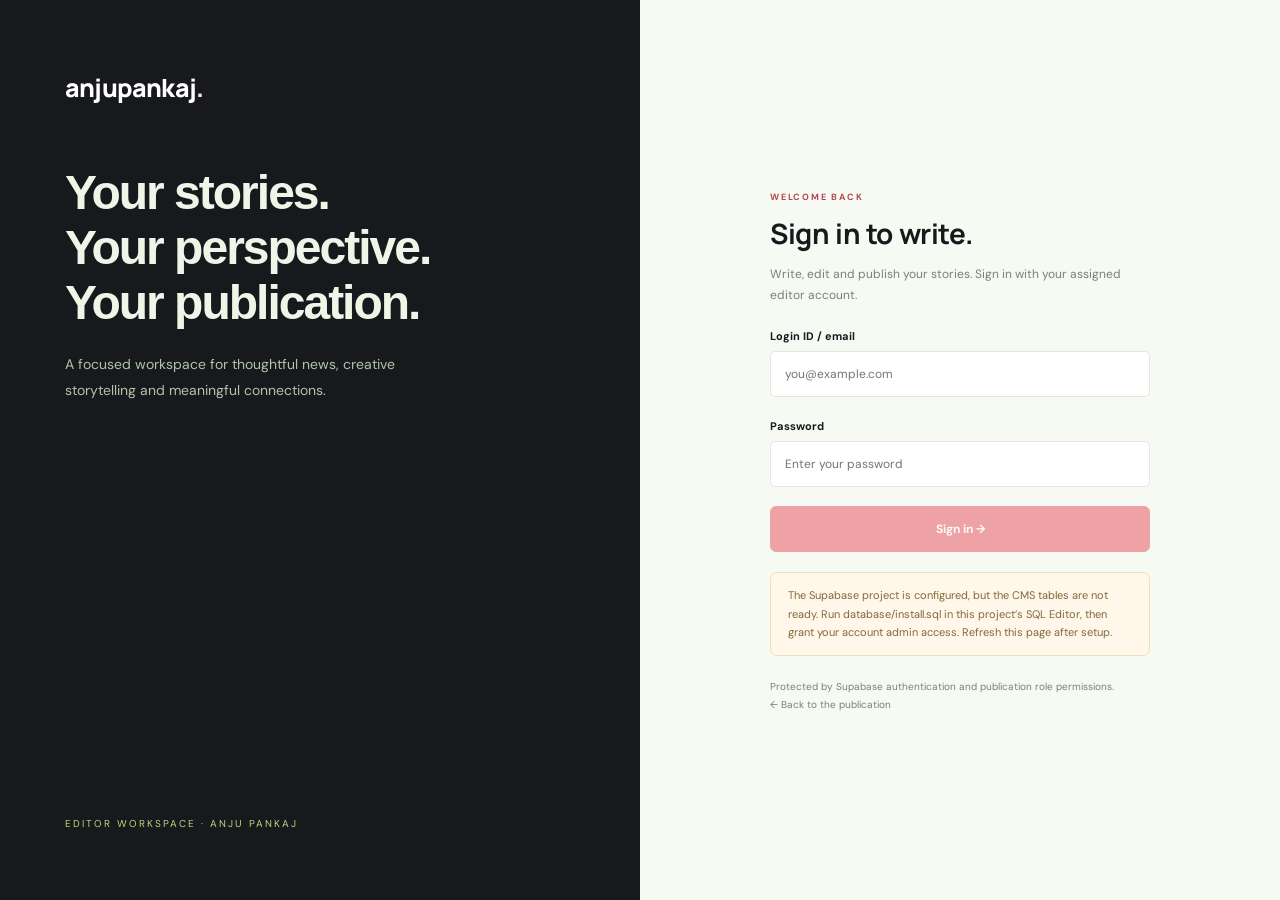
<file: editor/index.html>
<!doctype html><html lang="en"><head><meta charset="utf-8"><meta name="viewport" content="width=device-width,initial-scale=1"><title>Anju Pankaj — Editor login</title><style>
@import url('https://fonts.googleapis.com/css2?family=DM+Sans:wght@400;500;600;700&family=Manrope:wght@500;600;700;800&display=swap');
:root{--ink:#19261e;--muted:#768278;--line:#e1e7df;--green:#d6f46b;--paper:#f6f8f3}*{box-sizing:border-box}body{margin:0;background:var(--paper);color:var(--ink);font:14px 'DM Sans',sans-serif}button,input,select{font:inherit}button{cursor:pointer}a{color:inherit;text-decoration:none}button:focus-visible,input:focus-visible,a:focus-visible,select:focus-visible{outline:3px solid #83a746;outline-offset:3px}.app{display:grid;grid-template-columns:232px 1fr;min-height:100vh}.sidebar{background:#192b21;color:#d9e3d5;padding:31px 18px;position:fixed;inset:0 auto 0 0;width:232px;display:flex;flex-direction:column}.logo{font:800 24px Manrope;letter-spacing:-1.5px;color:#fff}.logo span{color:var(--green)}.brand small{font-size:9px;letter-spacing:2px;display:block;margin:9px 0 34px;color:#9fb29f}.nav-label{font-size:9px;letter-spacing:1.6px;color:#7f9a85;margin:20px 14px 10px}.nav{display:flex;flex-direction:column;gap:5px}.nav button{display:flex;align-items:center;gap:12px;text-align:left;border:0;border-radius:7px;color:#bacab8;background:none;padding:13px 14px;font-size:12px}.nav button.active{color:#17251b;background:var(--green);font-weight:700}.nav button i{font-style:normal;font-size:17px;width:20px}.sidebar-bottom{margin-top:auto;border-top:1px solid #3a4b3e;padding:22px 10px 0;font-size:11px;color:#aec0ab}.sidebar-bottom a{display:block;margin-top:12px;color:#e2eadd}.main{grid-column:2}.topbar{height:74px;display:flex;justify-content:space-between;align-items:center;background:#fff;border-bottom:1px solid var(--line);padding:0 38px;font-size:11px;color:var(--muted)}.topbar strong{color:var(--ink);font-weight:500}.right{display:flex;align-items:center;gap:15px}.status{border:1px solid var(--line);padding:7px 10px;border-radius:20px;font-size:10px;color:#6c7d6b}.avatar{width:32px;height:32px;background:#e8eedf;border-radius:50%;display:grid;place-items:center;font-size:11px;color:#3d5938}.content{max-width:1260px;margin:auto;padding:36px 38px}.eyebrow{font-size:9px;font-weight:700;letter-spacing:1.8px;color:#799250;text-transform:uppercase}h1{font:800 30px Manrope;letter-spacing:-1px;margin:8px 0 10px}h2{font:700 17px Manrope;letter-spacing:-.4px;margin:0}p{color:var(--muted);line-height:1.7;font-size:12px}.heading{display:flex;justify-content:space-between;align-items:center;gap:20px}.btn{border:1px solid var(--line);border-radius:6px;background:#fff;color:var(--ink);padding:11px 17px;font-size:11px;font-weight:700;display:inline-block}.btn.primary{background:#233e2c;color:#fff;border-color:#233e2c}.btn.lime{background:var(--green);border-color:var(--green);color:#203019}.btn:disabled{opacity:.4;cursor:not-allowed}.notice{border:1px solid #d8e3ca;background:#edf3e5;border-radius:7px;padding:13px 17px;font-size:11px;line-height:1.7;margin:20px 0;color:#526749}.notice.amber{background:#fff7e9;border-color:#eedfbe;color:#816939}.steps{display:flex;border:1px solid var(--line);background:white;border-radius:8px;margin:23px 0;overflow:hidden}.step{flex:1;padding:18px;font-size:11px;border-right:1px solid var(--line);display:flex;align-items:center;gap:10px;color:var(--muted)}.step:last-child{border:0}.step b{width:25px;height:25px;border-radius:50%;background:#f1f3ee;display:grid;place-items:center;font-size:10px}.step.active{color:var(--ink);font-weight:700}.step.active b{background:var(--green)}.layout{display:grid;grid-template-columns:minmax(0,1fr) 295px;gap:22px}.card{background:#fff;border:1px solid var(--line);border-radius:9px;overflow:hidden;margin-bottom:22px}.card-head{padding:21px 24px;border-bottom:1px solid var(--line);display:flex;justify-content:space-between;align-items:center}.card-head small{font-size:10px;color:var(--muted)}.card-body{padding:24px}.drop{border:1.5px dashed #bdcdb3;background:#fafcf7;border-radius:7px;padding:36px 20px;text-align:center;cursor:pointer;display:block}.drop.drag{border-color:#739b41;background:#eff7df}.file-icon{background:#e9f0df;width:54px;height:54px;border-radius:13px;display:grid;place-items:center;margin:auto auto 16px;font-size:23px;color:#577247}.drop strong{font-size:14px}.drop p{font-size:11px;margin:9px 0 15px}.drop span{display:block;font-size:9px;color:#96a18f;margin-top:15px}#file{position:absolute;width:1px;height:1px;overflow:hidden;opacity:0}.selected{display:flex;align-items:center;gap:13px;border:1px solid var(--line);border-radius:6px;padding:13px;margin-top:15px}.selected b{font-size:11px;display:block}.selected small{font-size:10px;color:var(--muted)}.selected button{margin-left:auto;background:transparent;border:0;font-size:18px;color:var(--muted)}.field{margin:0 0 19px}.field label,.label{display:block;font-size:11px;font-weight:700;margin-bottom:8px}.field input,.field select{width:100%;padding:11px 12px;background:#fff;border:1px solid var(--line);border-radius:5px;color:var(--ink);font-size:12px}.field small{display:block;font-size:10px;color:var(--muted);line-height:1.6;margin-top:6px}.row{display:grid;grid-template-columns:1fr 1fr;gap:15px}.option{display:flex;gap:10px;align-items:start;border:1px solid var(--line);padding:14px;border-radius:6px;margin-bottom:10px;font-size:11px;line-height:1.6}.option input{accent-color:#57773d}.option b{display:block}.option small{color:var(--muted);font-size:10px;display:block}.option.selected-option{background:#f6faef;border-color:#bbcf9c}.card-footer{display:flex;align-items:center;justify-content:space-between;padding:18px 24px;background:#fcfdfb;border-top:1px solid var(--line);gap:15px;font-size:10px;color:var(--muted)}.summary-row{display:flex;justify-content:space-between;font-size:11px;padding:12px 0;border-bottom:1px solid var(--line);gap:10px}.summary-row:last-child{border:0}.summary-row span{color:var(--muted)}.tag{font-size:9px;padding:4px 7px;border-radius:4px;background:#edf3e4;color:#6a824b}.rail-note{padding:20px;background:#eaf0e2;border-radius:8px}.rail-note h3{font:700 15px Manrope;margin:0 0 8px}.rail-note p{font-size:11px}.rail-note code{font-size:10px;word-break:break-all;color:#57713c}.checklist{padding:0;list-style:none;margin:15px 0 0}.checklist li{font-size:10px;line-height:1.6;color:#6a7e61;padding:6px 0}.checklist li:before{content:'✓';margin-right:8px;color:#5a7b36}.stats{display:grid;grid-template-columns:repeat(4,1fr);gap:12px;margin-bottom:20px}.stat{border:1px solid var(--line);border-radius:7px;padding:16px;background:#fff}.stat b{font:800 25px Manrope;display:block}.stat span{font-size:10px;color:var(--muted)}.table-scroll{overflow:auto}table{width:100%;border-collapse:collapse;font-size:11px}th,td{padding:14px 20px;border-bottom:1px solid var(--line);text-align:left}th{font-size:9px;text-transform:uppercase;letter-spacing:.7px;color:var(--muted);background:#fafbf8}td.title{max-width:400px}td a{color:#6b8a44;text-decoration:underline}td code{font-size:10px;word-break:break-all}.empty{text-align:center;padding:40px 20px;color:var(--muted);font-size:12px}.tabs{display:flex;gap:20px;margin:16px 0}.tabs button{background:none;border:0;border-bottom:2px solid transparent;padding:9px 0;color:var(--muted);font-size:11px}.tabs button.active{border-color:#7e9d42;color:var(--ink);font-weight:700}.hidden{display:none!important}.error{color:#a34438;font-size:11px;line-height:1.7}.feedback{font-size:11px;line-height:1.8;margin:14px 0;color:#637b48;white-space:pre-line}.help{font-size:10px;border-top:1px solid var(--line);padding-top:15px;margin-top:25px;color:var(--muted)}.help a{text-decoration:underline}.connection{display:flex;align-items:center;gap:7px}.connection:before{content:'';width:6px;height:6px;background:#c99d4f;border-radius:50%}.mobile-logo{display:none}.warning-list{font-size:11px;color:#8b7044;line-height:1.8;padding-left:18px}.toolbar{display:flex;justify-content:space-between;align-items:center;gap:12px}.toolbar input{border:1px solid var(--line);padding:9px 12px;border-radius:5px;font-size:11px}.footer{font-size:10px;color:var(--muted);display:flex;justify-content:space-between;margin-top:30px}.modal{border:1px solid var(--line);border-radius:12px;padding:28px;max-width:600px;width:calc(100% - 30px);color:var(--ink)}.modal::backdrop{background:#15251dc9}.modal header{display:flex;justify-content:space-between;align-items:center}.modal button.close{border:0;background:none;font-size:22px}.modal li{font-size:12px;line-height:1.8;color:var(--muted)}
@media(max-width:1150px){.layout{grid-template-columns:1fr}.rail{display:grid;grid-template-columns:1fr 1fr;gap:20px}.content{padding:28px}.sidebar{width:205px}.app{grid-template-columns:205px 1fr}.topbar{padding:0 28px}}@media(max-width:750px){.sidebar{position:static;width:auto;padding:15px 18px;grid-column:1}.brand,.nav-label,.sidebar-bottom{display:none}.nav{flex-direction:row;overflow:auto;gap:8px}.nav button{white-space:nowrap;padding:10px;font-size:10px}.nav button i{font-size:14px;width:auto}.app{display:block}.topbar{height:60px;padding:0 18px}.topbar>span{display:none}.mobile-logo{display:block;font:800 19px Manrope;color:#253e2a;letter-spacing:-1px}.content{padding:25px 18px}.heading{align-items:start}.heading .btn{padding:10px;font-size:10px}h1{font-size:25px}.steps{margin:18px 0}.step{padding:12px 8px;font-size:9px;gap:6px}.step b{width:21px;height:21px;flex-shrink:0}.card-head{padding:18px}.card-body{padding:18px}.row{grid-template-columns:1fr;gap:0}.rail{display:block}.stats{grid-template-columns:1fr 1fr}.card-footer{padding:16px;align-items:start}.footer{display:block;line-height:2}.toolbar{align-items:start;flex-direction:column}.drop{padding:30px 12px}.right{gap:8px}.status{font-size:8px}.connection{font-size:9px}.card-head h2{font-size:15px}}
[hidden]{display:none!important}body:not(.admin-authenticated) .app{display:none!important}#loginGate[hidden]{display:none!important}</style><link rel="stylesheet" href="/admin/editor.css?v=20261029-db-connected"><link rel="icon" href="/favicon.svg"><style>:root{--green:#ffe1e4;--paper:#f5f5f6;--ink:#17191d}.sidebar{background:#17191d}.logo{letter-spacing:-.8px}.login-brand{background:#17191d}.login-brand .logo{font-size:25px}.btn.primary{background:#e52335;border-color:#e52335}.eyebrow{color:#b44752}.login-brand h1{font-family:Arial,sans-serif;font-weight:700}</style></head><body data-workspace="editor"><section id="loginGate"><aside class="login-brand"><div><a class="logo" href="/">anjupankaj<span>.</span></a><h1>Your stories.<br>Your perspective.<br>Your publication.</h1><p>A focused workspace for thoughtful news, creative storytelling and meaningful connections.</p></div><div class="login-label">EDITOR WORKSPACE · ANJU PANKAJ</div></aside><main class="login-form-area"><div class="login-card"><span class="eyebrow">Welcome back</span><h2>Sign in to write.</h2><p>Write, edit and publish your stories. Sign in with your assigned editor account.</p><form id="loginGateForm"><div class="field"><label for="loginGateEmail">Login ID / email</label><input id="loginGateEmail" type="email" autocomplete="username" placeholder="you@example.com" required></div><div class="field"><label for="loginGatePassword">Password</label><input id="loginGatePassword" type="password" autocomplete="current-password" placeholder="Enter your password" required></div><button class="btn primary" id="loginGateSubmit" type="submit">Sign in →</button></form><div class="editor-message" id="loginGateMessage" role="status" aria-live="polite"></div><div id="setupNotice" class="notice amber" hidden>This separate publication needs its own Supabase project. Configure db-config.js before signing in. No default account or password has been created.</div><div class="login-security">Protected by Supabase authentication and publication role permissions.<br><a href="/">← Back to the publication</a></div></div></main></section><div class="app"><aside class="sidebar"><a class="brand" href="/"><div class="logo">anjupankaj<span>.</span></div><small>PUBLICATION MANAGER</small></a><div class="nav-label">WORKSPACE</div><nav class="nav" aria-label="Admin navigation"><button onclick="section('overview')" data-nav="overview"><i>▦</i>Overview</button><button onclick="section('posts')" data-nav="posts"><i>▤</i>Posts</button><button onclick="newPost()" data-nav="editor"><i>＋</i>Add post</button><button onclick="section('media')" data-nav="media"><i>▧</i>Media library</button><button class="active" onclick="section('import')" data-nav="import"><i>↥</i>Import content</button><button onclick="section('activity')" data-nav="activity"><i>☷</i>Editor activity</button><button onclick="section('ads')" data-nav="ads"><i>◫</i>Advertisements</button></nav><div class="sidebar-bottom"><span>Anju Pankaj.in</span><a href="/">View publication ↗</a><a href="#" onclick="event.preventDefault();openHelp()">Import documentation ↗</a></div></aside><div class="main"><header class="topbar"><span>Workspace &nbsp;/&nbsp; Content &nbsp;/&nbsp; <strong id="breadcrumb">Import content</strong></span><a class="mobile-logo" href="/">anjupankaj.</a><div class="right"><span class="connection">Supabase connected</span><span class="status">CONTENT IMPORT</span><span class="avatar" aria-label="Preview workspace">SO</span></div></header><main class="content"><section id="importView"><div class="heading"><div><span class="eyebrow">Bring your stories with you</span><h1>Import your publication.</h1><p>Read your WordPress MySQL export. Keep your images right where they are.</p></div><button class="btn" onclick="openHelp()">How it works ↗</button></div><div class="notice">Large-file import preparation · Your SQL file is analysed in this browser and is not uploaded or executed. Review the results and export a migration JSON file. Large-file processing depends on available browser memory. Sign in as an authorized publication admin to save reviewed posts and taxonomy into Supabase.</div><div class="steps"><div class="step active" id="step1"><b>1</b>Choose source</div><div class="step" id="step2"><b>2</b>Review content</div><div class="step" id="step3"><b>3</b>Export migration</div></div><div class="layout"><div><div class="card"><div class="card-head"><h2>WordPress database export</h2><small>.sql · UTF-8 · up to 400 MB</small></div><div class="card-body"><label class="drop" id="drop" for="file"><div class="file-icon">↥</div><strong>Drop your MySQL file here</strong><p>or choose an uncompressed WordPress SQL export · 200 MB files accepted</p><span class="btn">Browse files</span><span>Read in 1 MB chunks in a background worker. No SQL commands are executed.</span></label><input id="file" type="file" accept=".sql,text/plain,application/sql" onchange="pickFile(this.files[0])"><div id="selected" class="selected hidden"><span style="font-size:23px">▤</span><div><b id="fileName"></b><small id="fileSize"></small></div><button onclick="clearFile()" aria-label="Remove selected file">×</button></div><div class="feedback" id="feedback" role="status" aria-live="polite"></div></div></div><div class="card"><div class="card-head"><h2>Import preferences</h2><span class="tag">PRESERVE ORIGINAL MEDIA</span></div><div class="card-body"><div class="row"><div class="field"><label for="source">Original website URL</label><input id="source" type="url" value="https://anjupankaj.com" autocomplete="off"><small>Used to resolve relative upload paths. Existing absolute media URLs stay unchanged.</small></div><div class="field"><label for="prefix">WordPress table prefix</label><input id="prefix" value="" placeholder="Auto-detect (e.g. wp_)"><small>If multiple WordPress sites are detected, enter the exact prefix you want.</small></div></div><div class="row"><div class="field"><label for="from">Published from (source local date)</label><input id="from" type="date" value="2026-07-18"></div><div class="field"><label for="to">Published through (inclusive)</label><input id="to" type="date" value="2026-10-18"></div></div><label class="option selected-option"><input type="radio" checked name="mediaMode"><span><b>Keep attachments on the original server</b><small>Preserve attachment URLs and article HTML references. No image downloads or uploads.</small></span></label><label class="option"><input type="checkbox" id="publishedOnly" checked><span><b>Published posts only</b><small>Exclude drafts, private posts, revisions and trash from the migration.</small></span></label><div class="notice amber" style="margin-bottom:0">Keep the original uploads folder available after switching your domain. If the new site uses the same hostname, route <code>/wp-content/uploads/</code> to the old media host or use a dedicated media domain. DNS changes alone do not preserve old image paths.</div></div><div class="card-footer"><span>Analyse first. Review every import before saving.</span><button class="btn primary" id="analyse" disabled onclick="analyse()">Analyse SQL file &nbsp;→</button></div></div></div><aside class="rail"><div class="card"><div class="card-head"><h2>Migration summary</h2></div><div class="card-body"><div class="summary-row"><span>Source</span><b>WordPress / MySQL</b></div><div class="summary-row"><span>Date range</span><b id="summaryDates">18 Jul – 18 Oct 2026</b></div><div class="summary-row"><span>Attachments</span><b>Original URLs</b></div><div class="summary-row"><span>SQL execution</span><b>Never</b></div><div class="summary-row"><span>Target database</span><b style="color:#52783a">Supabase connected</b></div></div></div><div class="rail-note"><h3>Your media stays put.</h3><p>Article images and featured images reference the same files on your existing server.</p><code>https://anjupankaj.com/<br>wp-content/uploads/…</code><ul class="checklist"><li>Keep original post IDs for deduplication</li><li>Preserve Hindi and Punjabi text</li><li>Detect featured-image relationships</li><li>Include source slugs and categories</li><li>Exclude users, passwords and options</li></ul></div></aside></div></section><section id="reviewView" class="hidden"><div class="heading"><div><span class="eyebrow">Content preparation</span><h1 id="reviewHeading">Review imported content.</h1><p id="reviewIntro">Upload and analyse a SQL file to see your content here.</p></div><button class="btn" onclick="section('import')">← Import settings</button></div><div class="notice" id="reviewNotice">Review your source records, then use Import posts + categories + tags to save them into Supabase.</div><div class="stats" id="stats"></div><div class="card"><div class="card-head toolbar"><h2 id="tableHeading">Detected posts</h2><div><input type="search" id="filter" placeholder="Search titles or source IDs…" aria-label="Search imported content" oninput="renderTable()"></div></div><div class="table-scroll"><table><thead id="thead"></thead><tbody id="tbody"></tbody></table></div><div class="card-footer"><span id="rowCount">No content analysed</span><button class="btn" onclick="exportManifest()" id="exportBtn" disabled>Export migration JSON ↓</button></div></div><div id="warnings" class="notice amber hidden"></div><div class="card"><div class="card-head"><h2>Save to the new CMS</h2><span class="tag">SUPABASE CONNECTED</span></div><div class="card-body"><p>Posts, categories and tags are saved together in batches. Published posts with past publication dates become visible on the homepage. Drafts and future posts remain private. Original image URLs stay unchanged.</p><button class="btn primary" id="databaseImport" onclick="importDatabase()" disabled>Sign in as admin to import</button> <button class="btn" onclick="connectionDialog()">Admin sign in</button><div class="feedback" id="dbSaveStatus" role="status"></div></div></div></section><section id="adsView" class="hidden"><div class="heading"><div><span class="eyebrow">Advertising</span><h1>One format. Clear visibility.</h1><p>Every Anju Pankaj placement uses a 300 × 250 medium rectangle.</p></div></div><div class="notice">Active Google placements request ads on the public website. This admin preview does not request paid impressions.</div><div class="card"><div class="card-head"><h2>Placement plan</h2></div><div class="table-scroll"><table><thead><tr><th>Placement</th><th>Size</th><th>Display rule</th><th>Status</th></tr></thead><tbody><tr><td>Lead news sidebar</td><td>300 × 250</td><td>Beside lead stories; mobile in-flow</td><td>Sample</td></tr><tr><td>Latest-news feed</td><td>300 × 250</td><td>Between editorial rows</td><td>Sample</td></tr><tr><td>Desktop article rail</td><td>300 × 250</td><td>Sticky within content column</td><td>Sample</td></tr><tr><td>Article content</td><td>300 × 250</td><td>Between paragraphs</td><td>Sample</td></tr></tbody></table></div></div></section><section id="overviewView" class="hidden"><div class="heading"><div><span class="eyebrow">Live publication</span><h1>Your stories at a glance.</h1><p>Live counts for your own posts.</p></div><button class="btn" onclick="loadOverview()">Refresh counts ↻</button></div><div class="stats" id="databaseStats"></div><p id="overviewMessage" role="status" aria-live="polite"></p><div class="inline-actions"><button class="btn primary" onclick="newPost()">＋ Add new post</button><button class="btn" onclick="section('posts')">Manage posts</button><a class="btn" href="/">View homepage ↗</a></div></section><section id="editorActivityView" class="hidden"><div class="heading"><div><span class="eyebrow">Accountability</span><h1>Editor activity.</h1><p>Post creation, edits and status changes, with editor identity and time. Records start after the database migration is enabled.</p></div><button class="btn" onclick="loadEditorActivity()">Refresh</button></div><div class="card"><div class="table-scroll"><table><thead><tr><th>Time (IST)</th><th>Editor</th><th>Post</th><th>Action</th><th>Status</th></tr></thead><tbody id="activityRows"></tbody></table></div><div class="card-footer"><span id="activityFeedback" role="status"></span><button id="activityPrev" class="btn" onclick="activityPage--;loadEditorActivity()">Previous</button><button id="activityNext" class="btn" onclick="activityPage++;loadEditorActivity()">Next</button></div></div></section><section id="dbPostsView" class="hidden"><div class="heading"><div><span class="eyebrow">Editorial workspace</span><h1>Your stories.</h1><p>Create and manage your own stories.</p></div><button class="btn primary" onclick="newPost()">＋ Add new post</button></div><div id="postsLock" class="lock-notice hidden">Sign in as a publication admin to manage posts. <button class="btn" onclick="connectionDialog()">Sign in</button></div><div class="card"><div class="card-head toolbar"><div class="post-filter"><input id="dbPostSearch" type="search" placeholder="Search news titles…" oninput="queuePostSearch()" aria-label="Search posts"><select id="dbPostStatus" onchange="dbPostPage=0;loadDbPosts()" aria-label="Filter status"><option value="">All statuses</option><option value="publish">Published / scheduled</option><option value="draft">Drafts</option><option value="pending">Pending review</option><option value="private">Private</option><option value="trash">Trash</option></select></div><span id="dbPostCount" class="label-note"></span></div><div class="table-scroll"><table><thead><tr><th>Story</th><th>Status</th><th>Published</th><th>Action</th></tr></thead><tbody id="dbPostRows"><tr><td colspan="4" class="empty">Sign in to load your publication.</td></tr></tbody></table></div><div class="card-footer"><span id="postsFeedback" role="status"></span><div class="pager"><button class="btn" id="prevPosts" onclick="dbPostPage--;loadDbPosts()" disabled>← Previous</button><button class="btn" id="nextPosts" onclick="dbPostPage++;loadDbPosts()">Next →</button></div></div></div></section>
<section id="postEditorView" class="hidden"><div class="heading"><div><span class="eyebrow">Create something worth reading</span><h1 id="editorHeading">Write a new story.</h1></div><div class="save-bar"><button class="btn" onclick="section('posts')">← Posts</button><a class="btn hidden" id="viewPublishedPost" href="/" target="_blank" rel="noopener">View on website ↗</a><button class="btn" onclick="previewPost()">Preview</button><button class="btn lime" type="button" onclick="publishNow()">Publish now</button><button class="btn primary" id="savePostButton" onclick="savePost()">Save post</button></div></div><div class="editor-message" id="editorMessage" role="status"></div><div id="editorLock" class="lock-notice hidden">Sign in as a publication admin to save. <button class="btn" onclick="connectionDialog()">Sign in</button></div><fieldset class="editor-fieldset" id="editorFieldset"><div class="editor-layout"><div><div class="card"><div class="card-body"><input id="postTitle" class="editor-title" placeholder="Your headline goes here…" maxlength="500" aria-label="Post title"><div class="field" style="margin:18px 0 0"><label for="postSlug">URL slug</label><input id="postSlug" placeholder="your-story-title"><small>Public article links use a stable post ID, so editing the slug will not break those links.</small></div></div><div class="editor-toolbar" aria-label="Article formatting"><select aria-label="Text style" onchange="formatText('formatBlock',this.value)"><option value="p">Paragraph</option><option value="h2">Heading 2</option><option value="h3">Heading 3</option><option value="blockquote">Quote</option></select><button type="button" onmousedown="event.preventDefault()" onclick="formatText('bold')" aria-label="Bold"><b>B</b></button><button type="button" onmousedown="event.preventDefault()" onclick="formatText('italic')" aria-label="Italic"><i>I</i></button><button type="button" onmousedown="event.preventDefault()" onclick="formatText('underline')" aria-label="Underline"><u>U</u></button><button type="button" onmousedown="event.preventDefault()" onclick="formatText('insertUnorderedList')">• List</button><button type="button" onmousedown="event.preventDefault()" onclick="formatText('insertOrderedList')">1. List</button><button type="button" onmousedown="event.preventDefault()" onclick="addEditorLink()">Link ↗</button><button type="button" onclick="addEditorImage()">Image URL</button><button type="button" onclick="document.getElementById('bodyImageFile').click()">Upload image</button><button type="button" onmousedown="event.preventDefault()" onclick="formatText('undo')" aria-label="Undo">↶</button><button type="button" onmousedown="event.preventDefault()" onclick="formatText('redo')" aria-label="Redo">↷</button><button type="button" onmousedown="event.preventDefault()" onclick="formatText('removeFormat')">Clear style</button></div><div id="postBody" class="writing-area" contenteditable="true" role="textbox" aria-label="Article body" aria-multiline="true"></div><div class="editor-meta"><span id="wordCount">0 words · 0 min read</span><span id="localSaveState">Local draft not saved</span></div><input type="file" accept="image/png,image/jpeg,image/webp,image/gif" id="bodyImageFile" hidden onchange="uploadEditorImage(this.files[0],false)"></div><div class="card"><div class="card-head"><h2>Excerpt & search appearance</h2></div><div class="card-body"><div class="field"><label for="postExcerpt">Short summary</label><textarea id="postExcerpt" maxlength="1000" placeholder="A clear introduction to your story…"></textarea></div><div class="field"><label for="seoTitle">SEO title</label><input id="seoTitle" maxlength="160" placeholder="Leave blank to use the headline"></div><div class="field"><label for="seoDescription">SEO description</label><textarea id="seoDescription" maxlength="320" placeholder="A useful description for search and social sharing"></textarea><small>These fields update the article’s browser metadata. Full server-rendered SEO is part of the Next.js migration.</small></div></div></div></div><aside class="editor-sidebar"><div class="card"><div class="card-head"><h2>Publish</h2><span id="editorStatusBadge" class="status-badge">DRAFT</span></div><div class="card-body"><div class="field"><label for="postStatus">Visibility</label><select id="postStatus"><option value="draft">Draft</option><option value="publish">Published / scheduled</option><option value="private">Private</option><option value="trash">Trash</option><option value="pending">Pending review</option></select></div><div class="field"><label for="postPublishAt">Publication date & time</label><input id="postPublishAt" type="datetime-local"><small>Times use this device’s timezone. A future time keeps a published post hidden until it is due.</small></div><button class="btn full-width" type="button" onclick="restoreLocalDraft()">Restore local draft</button><p class="label-note">Autosave keeps a local copy in this browser. Use Save post to write changes to Supabase.</p></div></div><div class="card"><div class="card-head"><h2>Featured image</h2></div><div class="card-body"><img id="featuredPreview" class="featured-preview hidden" alt="Featured image preview"><div class="field"><label for="postFeatured">Original URL or uploaded image</label><input id="postFeatured" type="url" placeholder="https://…" oninput="showFeatured()"></div><button class="btn full-width" type="button" onclick="document.getElementById('featuredFile').click()">Upload image ↑</button><input id="featuredFile" type="file" accept="image/png,image/jpeg,image/webp,image/gif" hidden onchange="uploadEditorImage(this.files[0],true)"><small class="label-note">JPEG, PNG, WebP or GIF · maximum 5 MB. Uploaded files become publicly accessible.</small></div></div><div class="card"><div class="card-head"><h2>Categories</h2></div><div class="card-body"><div id="categoryOptions" class="term-options"></div><div class="field"><label for="newCategories">Add categories</label><input id="newCategories" placeholder="Comma-separated names"></div></div></div><div class="card"><div class="card-head"><h2>Tags</h2></div><div class="card-body"><div class="field"><label for="postTags">Tags, separated by commas</label><input id="postTags" placeholder="Punjab, Politics, Latest news" list="tagSuggestions"><datalist id="tagSuggestions"></datalist></div></div></div></aside></div></fieldset></section>
<section id="adManagerView" class="hidden"><div class="heading"><div><span class="eyebrow">Advertising workspace</span><h1>Put your brand in focus.</h1><p>Edit placement creatives and schedules. Every ad stays 300 × 250.</p></div><a class="btn" href="/" target="_blank" rel="noopener">View website ↗</a></div><div class="ad-tabs" id="adPlacementTabs"></div><div class="editor-message" id="adManagerMessage" role="status"></div><div id="adsLock" class="lock-notice hidden">Sign in as a publication admin to edit advertisements. <button class="btn" onclick="connectionDialog()">Sign in</button></div><fieldset id="adFieldset" class="editor-fieldset"><div class="ad-edit-grid"><div class="card"><div class="card-head"><h2 id="adPlacementName">Ad placement</h2><span class="status-badge">300 × 250 ONLY</span></div><div class="card-body"><div class="field"><label for="adProvider">Creative type</label><select id="adProvider" onchange="previewAd()"><option value="sample">Sample creative</option><option value="direct">Direct image banner</option><option value="google_ad_manager">Google Ad Manager unit</option></select></div><label class="option"><input id="adEnabled" type="checkbox"><span><b>Enable this placement</b><small>Disabled or out-of-schedule placements are hidden on the reader page.</small></span></label><div class="field"><label for="adLabel">Advertisement label</label><input id="adLabel" maxlength="80" value="Advertisement"></div><div id="directFields"><div class="field"><label for="adImage">Creative image URL</label><input id="adImage" type="url" placeholder="https://…" oninput="previewAd()"></div><button class="btn" type="button" onclick="document.getElementById('adImageFile').click()">Upload banner ↑</button><input type="file" id="adImageFile" accept="image/png,image/jpeg,image/webp,image/gif" hidden onchange="uploadBanner(this.files[0])"><p class="label-note">Use a 300 × 250 creative for the best result.</p><div class="field"><label for="adTarget">Destination URL</label><input id="adTarget" type="url" placeholder="https://advertiser.example"></div></div><div id="googleFields" class="hidden"><div class="google-code-heading"><div><h2>Paste your Google Ad Manager tags</h2><p>Copy the two tag blocks from Google Ad Manager → Ad unit → Tags.</p></div><span class="status-badge">GOOGLE PUBLISHER TAG · 300 × 250</span></div><div class="google-code-grid"><div class="google-code-card"><div class="google-code-title"><span class="code-step">1</span><div><h3>Document header</h3><small>The code Google provides for &lt;head&gt;.</small></div><button class="btn" type="button" onclick="clearGoogleTag('header')">Clear</button></div><textarea id="adHeaderCode" spellcheck="false" autocomplete="off" maxlength="100000" aria-label="Google Ad Manager document header code" placeholder="&lt;script async src=…&gt;&lt;/script&gt;&#10;&lt;script&gt;&#10;  googletag.defineSlot('/22932458576/IPS', [300, 250], 'div-gpt-ad-…')&#10;&lt;/script&gt;" oninput="googleTagChanged()"></textarea><p>Paste the complete Document header block, including its script tags.</p></div><div class="google-code-card"><div class="google-code-title"><span class="code-step">2</span><div><h3>Document body</h3><small>The code Google provides for &lt;body&gt;.</small></div><button class="btn" type="button" onclick="clearGoogleTag('body')">Clear</button></div><textarea id="adBodyCode" spellcheck="false" autocomplete="off" maxlength="100000" aria-label="Google Ad Manager document body code" placeholder="&lt;div id='div-gpt-ad-…'&gt;&#10;  &lt;script&gt;&#10;    googletag.display('div-gpt-ad-…');&#10;  &lt;/script&gt;&#10;&lt;/div&gt;" oninput="googleTagChanged()"></textarea><p>Paste the matching Document body block. All slot IDs must match.</p></div></div><div class="google-validate"><button class="btn" type="button" onclick="validateGoogleTag()">Validate & extract settings</button><span id="googleTagStatus" role="status" aria-live="polite">Paste both blocks to validate.</span></div><div class="row"><div class="field"><label for="adUnitPath">Detected ad-unit path</label><input id="adUnitPath" placeholder="/22932458576/IPS" readonly></div><div class="field"><label for="adSlotId">Detected slot ID</label><input id="adSlotId" placeholder="div-gpt-ad-…" readonly></div></div><div class="notice">Both tag blocks are stored for admins only. Validation extracts the ad-unit settings; pasted scripts are not executed. Live delivery uses the extracted ad-unit path and unique 300 × 250 slots. Without a consent platform, requests use limited-ad mode. Campaign reporting is available in Google Ad Manager.</div></div><div class="row"><div class="field"><label for="adStarts">Starts (optional)</label><input id="adStarts" type="datetime-local"></div><div class="field"><label for="adEnds">Ends (optional)</label><input id="adEnds" type="datetime-local"></div></div><button class="btn primary" id="saveAdButton" type="button" onclick="saveAdUnit()">Save advertisement</button></div></div><aside class="ad-preview-box"><span class="label-note">CREATIVE PREVIEW · 300 × 250</span><div id="adPreviewFrame" class="ad-preview-frame">Sample advertisement</div><p class="label-note">This preview does not generate paid ad impressions. Changes go live after saving, within the placement’s schedule.</p></aside></div></fieldset></section>
<dialog id="postPreviewDialog" class="modal article-preview"><header><h2>Article preview</h2><button class="close" onclick="document.getElementById('postPreviewDialog').close()" aria-label="Close preview">×</button></header><article id="postPreviewContent" class="article-preview-body"></article></dialog>
<footer class="footer"><span>Anju Pankaj · Publication manager preview</span><span>Browser-local SQL analysis · Supabase stores approved imports</span></footer></main></div></div><dialog class="modal" id="help"><header><h2>From SQL file to reviewed content</h2><button class="close" onclick="document.getElementById('help').close()" aria-label="Close">×</button></header><ol><li>Export the original WordPress database as UTF-8 SQL from phpMyAdmin. Plain CREATE TABLE and INSERT INTO … VALUES dumps are supported, up to 400 MB. Individual SQL statements must be under 32 MB.</li><li>Select the file and confirm the source URL, table prefix and date range. Compressed files, INSERT … SELECT, binary dumps and nonstandard SQL are not supported.</li><li>Analyse the file. Review posts, featured image mappings, categories and media paths.</li><li>Export the normalized migration JSON. No tables, users, credentials or scripts are executed.</li><li>To save posts, sign in as a publication admin and run the database import. Original media URLs must remain reachable; reachability is not checked by this preview.</li></ol><div class="notice amber">The SQL file can contain sensitive data. Prefer a content-only export. This tool reads it locally, ignores users/options, and does not send the file to a server.</div></dialog><script src="/media-urls.js?v=20261029-db-connected"></script><script src="/db-config.js?v=20261029-db-connected"></script><script src="/db-client.js?v=20261029-db-connected"></script><script src="/admin/admin.js?v=20261029-db-connected"></script><script src="/admin/db-admin.js?v=20261029-db-connected"></script><script src="/content-safe.js?v=20261029-db-connected"></script><script src="/admin/google-tag-parser.js?v=20261029-db-connected"></script><script src="/admin/editor.js?v=20261107-trash"></script><script>if(!ANJUPANKAJ_DB.url||!ANJUPANKAJ_DB.key)document.getElementById("setupNotice").hidden=false;else PublicationDB.request('/rest/v1/cms_posts?select=id&limit=1').catch(function(){var n=document.getElementById('setupNotice');n.hidden=false;n.textContent='The Supabase project is configured, but the CMS tables are not ready. Run database/install.sql in this project’s SQL Editor, then grant your account admin access. Refresh this page after setup.';document.getElementById('loginGateSubmit').disabled=true;});</script></body></html>
</file>
<file: portal.css>
@import url('https://fonts.googleapis.com/css2?family=DM+Sans:wght@400;500;600;700&family=Noto+Sans+Devanagari:wght@400;500;600;700&display=swap');
:root{--bg:#f3f5fa;--surface:#fff;--ink:#17213a;--muted:#7b8499;--brand:#4559ed;--navy:#182145;--accent:#f47745;--line:#e7eaf2;--radius:18px}*{box-sizing:border-box}html{scroll-behavior:smooth;scroll-padding-top:155px}body{margin:0;background:var(--bg);color:var(--ink);font:14px 'DM Sans','Noto Sans Devanagari',Arial,sans-serif;-webkit-text-size-adjust:100%;text-size-adjust:100%}a{color:inherit;text-decoration:none}button,input{font:inherit}button{cursor:pointer}a,button,input{touch-action:manipulation;-webkit-tap-highlight-color:transparent}a:focus-visible,button:focus-visible,input:focus-visible{outline:3px solid #8d9aff;outline-offset:4px}img{max-width:100%;display:block}[hidden]{display:none!important}.shell{max-width:1320px;padding:0 34px;margin:auto}.edition-bar{background:var(--navy);color:#c8cee0;font-size:9px;letter-spacing:.7px}.edition-bar .shell{height:30px;display:flex;align-items:center;justify-content:space-between}.edition-bar .shell>span:first-child{color:#fff;font-size:8px;letter-spacing:1.3px;font-weight:700}.app-header{background:#fff}.masthead{height:96px;display:flex;align-items:center;justify-content:space-between;gap:20px}.brand{display:flex;align-items:center;gap:13px;flex-shrink:0}.brand-icon{width:57px;height:57px;border-radius:17px;background:var(--brand);display:flex;align-items:center;justify-content:center;font-size:23px;font-weight:700;letter-spacing:-1.5px;color:white;box-shadow:0 5px 16px #4559ed25;position:relative}.brand-icon>span{position:absolute;right:6px;bottom:3px;color:#ffb58c;font-size:20px}.brand-name{font-size:28px;letter-spacing:-1.2px;font-weight:700;line-height:1.1}.brand-name small{display:block;font-size:8px;letter-spacing:1.5px;color:#949caf;margin-top:8px;font-weight:600}.header-actions{display:flex;align-items:center;gap:10px}.edition-pill{font-size:8px;font-weight:700;letter-spacing:1px;color:#919aad;border-right:1px solid var(--line);padding-right:22px;margin-right:10px}.icon-button{height:44px;min-width:44px;display:flex;align-items:center;justify-content:center;background:#f5f6fb;border:0;border-radius:13px;color:var(--ink);font-size:25px;position:relative}.icon-button svg,.bottom-nav svg,.save-story svg{width:21px;height:21px;fill:none;stroke:currentColor;stroke-width:1.8;stroke-linecap:round;stroke-linejoin:round}.header-saved>span{position:absolute;right:-3px;top:-3px;background:var(--brand);border:2px solid #fff;border-radius:20px;min-width:18px;height:18px;padding:0 3px;color:#fff;font-size:8px;display:grid;place-items:center}.nav-wrap{background:#fff;border-top:1px solid #f4f5f9;border-bottom:1px solid var(--line);position:sticky;top:0;z-index:20}.navigation{height:58px;display:flex;justify-content:space-between;align-items:center;gap:20px}.navigation #categoryNav{display:flex;align-items:center;gap:8px;overflow-x:auto;scrollbar-width:none;min-width:0}.navigation #categoryNav::-webkit-scrollbar,.topic-strip>div::-webkit-scrollbar{display:none}.navigation a{padding:11px 17px;font-size:11px;white-space:nowrap;font-weight:600;color:#7b8498;border-radius:12px;min-height:40px;display:flex;align-items:center}.navigation a.selected{background:var(--brand);color:#fff;box-shadow:0 3px 10px #4559ed20}.navigation .desk-link{padding-right:0;color:#7d879b;font-size:10px}.preview-note{display:flex;gap:10px;align-items:center;font-size:8px;font-weight:700;letter-spacing:.8px;color:#ab784c;padding-top:11px}.preview-note>span{font-size:9px;color:#8e96a4;font-weight:400;letter-spacing:0}.ticker{margin-top:20px;margin-bottom:26px;display:flex;align-items:center;gap:16px;min-height:30px}.live-label{font-size:8px;font-weight:700;letter-spacing:.8px;color:var(--accent);display:flex;align-items:center;gap:7px;white-space:nowrap}.live-label i{width:6px;height:6px;background:var(--accent);border-radius:50%}.ticker-links{flex:1;overflow:hidden;white-space:nowrap;font-size:10px;color:#8991a1}.ticker-track{display:flex;align-items:center;gap:28px;min-width:max-content;animation:headlines 34s linear infinite}.ticker-links a:before{content:'•';margin-right:12px;color:#c4c9d5}.ticker button{width:30px;height:30px;background:#fff;border:1px solid var(--line);border-radius:9px;color:#8f98a9;flex-shrink:0}.ticker:hover .ticker-track,.ticker:focus-within .ticker-track,.ticker.paused .ticker-track{animation-play-state:paused}@keyframes headlines{to{transform:translateX(-100%)}}.desk-intro{display:flex;justify-content:space-between;gap:30px;align-items:center;margin-bottom:26px}.eyebrow{display:block;font-size:8px;font-weight:700;letter-spacing:1.6px;color:#9aa3b6}.eyebrow i{display:inline-block;width:5px;height:5px;border-radius:50%;background:var(--accent);margin-right:4px}.desk-intro h1{font-size:35px;letter-spacing:-1.5px;margin:10px 0 8px;line-height:1.2}.desk-intro h1 em{font-style:normal;color:var(--brand)}.desk-intro p{font-size:11px;color:#99a1b1;margin:0;line-height:1.8}.today-button{padding:13px 17px;border:1px solid #dce1ee;border-radius:12px;background:#fff;font-size:10px;font-weight:600;color:#717c96;display:flex;gap:30px;align-items:center;min-height:44px}.today-button>span{font-size:16px;color:var(--brand)}.featured-layout{display:grid;grid-template-columns:minmax(0,1.85fr) minmax(290px,1fr);gap:22px;align-items:stretch}.featured-card{height:425px;position:relative;overflow:hidden;border-radius:var(--radius);background:#243b3d;color:#fff}.featured-card>a{position:absolute;inset:0}.featured-card img{width:100%;height:100%;object-fit:cover}.featured-card:after{content:'';position:absolute;inset:0;background:linear-gradient(0deg,#101c3ded 0%,#15214066 45%,transparent 100%);pointer-events:none}.featured-copy{position:absolute;bottom:28px;left:28px;right:28px;z-index:2;pointer-events:none}.featured-copy a{pointer-events:auto}.category-label{color:var(--brand);font-weight:700;font-size:8px;letter-spacing:.9px;text-transform:uppercase}.featured-copy .category-label{background:#4559ed;color:white;padding:7px 10px;border-radius:7px;display:inline-block;font-size:8px}.featured-copy h2{font-size:29px;line-height:1.32;letter-spacing:-.9px;font-weight:700;max-width:96%;margin:14px 0 11px}.featured-copy p{font-size:10px;line-height:1.8;color:#c2d1d9;max-width:90%;margin:0;display:-webkit-box;-webkit-line-clamp:2;-webkit-box-orient:vertical;overflow:hidden}.meta{font-size:9px;color:#a0a8b8;display:flex;align-items:center;gap:7px;margin-top:14px}.featured-copy .meta{color:#c4cfdb;font-size:8px}.sample-label{position:absolute;top:17px;left:17px;padding:6px 9px;border-radius:7px;background:#101c3c80;border:1px solid #ffffff30;color:#ebedf4;font-size:7px;letter-spacing:1px;z-index:3}.hero-controls{position:absolute;top:16px;right:16px;display:flex;gap:6px;z-index:4}.hero-controls button{width:36px;height:36px;display:grid;place-items:center;border:1px solid #ffffff30;border-radius:11px;background:#101d3c80;color:white;font-size:13px}.briefing{background:#fff;border:1px solid var(--line);border-radius:var(--radius);padding:24px 23px 19px;display:flex;flex-direction:column}.section-title{display:flex;align-items:center;justify-content:space-between;gap:16px;margin-bottom:9px}.section-title h2{font-size:18px;letter-spacing:-.5px;font-weight:700;margin:0}.live-dot{font-size:7px;letter-spacing:1px;color:var(--accent);font-weight:700}.live-dot:before{content:'•';margin-right:5px}.brief-item{display:grid;grid-template-columns:27px 1fr;gap:12px;padding:20px 0;border-bottom:1px solid #eef0f6}.brief-item:last-child{border:0}.brief-number{height:27px;width:27px;background:#f2f3ff;color:var(--brand);border-radius:9px;font-size:10px;font-weight:700;display:grid;place-items:center;margin-top:2px}.brief-item h3{font-size:13px;font-weight:600;line-height:1.6;letter-spacing:-.2px;margin:7px 0 0;display:-webkit-box;-webkit-line-clamp:2;-webkit-box-orient:vertical;overflow:hidden}.brief-item .meta{font-size:8px;margin-top:9px}.briefing>.text-link{margin-top:auto;padding-top:15px;color:var(--brand)}.text-link{font-size:10px;font-weight:600;display:flex;justify-content:space-between;gap:20px;align-items:center;min-height:32px}.topic-strip{display:flex;align-items:center;gap:22px;margin:24px 0 34px;min-height:44px}.topic-strip>span{font-size:9px;color:#a4aabb;white-space:nowrap}.topic-strip>div{display:flex;align-items:center;gap:9px;overflow-x:auto;scrollbar-width:none}.topic-strip a{display:block;background:#e9ecf5;padding:10px 16px;border-radius:20px;font-size:9px;white-space:nowrap;color:#77829b;min-height:34px}.large{margin-bottom:20px;align-items:flex-end}.large h2{font-size:26px;font-weight:700;letter-spacing:-1px;margin-top:8px}.large h2>span{color:var(--brand)}.search-box{display:flex;align-items:center;gap:9px;background:#fff;border:1px solid var(--line);padding:10px 13px;border-radius:12px;min-height:44px;color:#8d98af}.search-box>span{font-size:24px;line-height:1}.search-box input{border:0;background:transparent;width:180px;outline-offset:2px;color:var(--ink);font-size:11px;padding:4px;min-width:0}.news-layout{display:grid;grid-template-columns:minmax(0,1fr) 300px;gap:24px}.story-grid{display:grid;grid-template-columns:1fr 1fr;gap:20px}.story-card{position:relative;background:#fff;border:1px solid var(--line);border-radius:16px;overflow:hidden;min-width:0;padding:0 18px 18px}.story-image{display:block;margin:0 -18px 17px;height:190px;background:#dbe3e0;overflow:hidden}.story-image img{height:100%;width:100%;object-fit:cover;transition:transform .3s}.story-image:hover img{transform:scale(1.025)}.story-card h3{font-size:17px;font-weight:700;line-height:1.5;letter-spacing:-.35px;margin:9px 0}.story-card p{font-size:10px;line-height:1.8;color:#a0a7b5;display:-webkit-box;-webkit-line-clamp:2;-webkit-box-orient:vertical;overflow:hidden;margin:0}.story-card .meta{font-size:8px;gap:7px}.save-story{position:absolute;top:12px;right:12px;z-index:4;width:38px;height:38px;background:#ffffffed;color:#687799;border:0;box-shadow:0 2px 10px #14204415;border-radius:11px;display:grid;place-items:center}.save-story svg{width:18px;height:18px}.save-story.is-saved{background:var(--brand);color:white}.save-story.is-saved svg{fill:white;stroke:white}.load-more{width:100%;padding:15px 19px;border:1px solid #dfe4f0;border-radius:12px;background:#fff;color:#7d88a1;font-size:11px;margin-top:23px;display:flex;align-items:center;justify-content:space-between;min-height:48px}.load-more>span{font-size:17px;color:var(--brand)}.right-rail{display:flex;flex-direction:column;gap:23px}.ad-wrap{width:300px;max-width:100%;margin:auto;background:#e9edf5;border-radius:13px;overflow:hidden;outline:1px solid #e1e6f0}.ad-label{display:block;font-size:7px;letter-spacing:1.5px;text-align:center;color:#a1aabe;padding:9px}.rail-ad{height:250px;width:300px;background:#e8ecf8;color:#5264a7;padding:25px;display:flex;align-items:center;justify-content:center;flex-direction:column;text-align:center}.rail-ad .eyebrow{color:#8694b6;font-size:8px}.rail-ad strong{font-size:33px;font-weight:700;line-height:1.15;letter-spacing:-1px;margin:14px 0}.rail-ad em{font-size:10px;font-style:normal;background:#dce2f4;padding:10px 15px;border-radius:8px}.rail-ad .size{font-size:8px;color:#99a5bf;margin-top:20px}.direct-banner,.direct-banner img{display:block;width:300px;height:250px;object-fit:cover}.story-grid>.feed-ad{grid-column:1/-1}.desk-card{background:var(--navy);color:#fff;padding:25px;border-radius:16px;overflow:hidden;position:relative}.desk-card:after{content:'';position:absolute;right:-25px;top:-20px;width:140px;height:140px;border:25px solid #ffffff05;border-radius:50%}.monogram{font-size:27px;font-weight:700;letter-spacing:-2px;display:block;color:#a2b1ff;margin-bottom:24px}.desk-card .eyebrow{color:#7483b3;font-size:7px}.desk-card h2{font-size:28px;font-weight:700;letter-spacing:-1px;line-height:1.25;margin:13px 0}.desk-card p{font-size:10px;line-height:1.9;color:#929ebd}.desk-card .text-link{border-top:1px solid #ffffff15;margin-top:25px;padding-top:15px;color:#b7c3ff;font-size:9px}.rail-topics{background:#fff;border:1px solid var(--line);border-radius:16px;padding:22px}.rail-topics h3{font-size:15px;letter-spacing:-.4px;margin:0 0 13px}.rail-topics a{display:flex;justify-content:space-between;padding:12px 0;min-height:44px;font-size:10px;color:#9099ae;border-bottom:1px solid #f0f2f7}.rail-topics a:last-child{border:0}.rail-topics a>span{color:var(--brand)}#feedState{font-size:12px;color:#7b88a2;line-height:1.8}.empty-state{padding:35px 25px;background:white;border:1px solid var(--line);border-radius:16px;grid-column:1/-1;line-height:1.8}.empty-state h2{font-size:24px;letter-spacing:-.8px}.empty-state p{font-size:12px;color:var(--muted)}.empty-state .text-link{color:var(--brand);margin-top:20px}.article-layout{display:grid;grid-template-columns:minmax(0,1fr) 300px;gap:32px;margin:28px 0 50px}.article-page{background:white;padding:30px;border:1px solid var(--line);border-radius:18px;min-width:0}.article-page h1{font-size:37px;line-height:1.3;letter-spacing:-1.1px;margin:20px 0}.article-hero{width:100%;height:auto;max-height:500px;object-fit:cover;border-radius:12px;margin:25px 0}.article-body{font-size:16px;color:#57627a;line-height:1.95;overflow-wrap:anywhere}.article-body img{max-width:100%;height:auto;border-radius:9px;margin:20px auto}.article-body table{max-width:100%;display:block;overflow:auto}.article-body blockquote{margin-left:0;border-left:3px solid var(--brand);padding:12px 18px;background:#f2f4ff}.article-tags{display:flex;gap:8px;flex-wrap:wrap;margin-top:25px}.article-tags a{padding:10px 13px;border-radius:9px;background:#eff1fb;color:#6474aa;font-size:10px}.article-actions{display:flex;align-items:center;justify-content:space-between;gap:15px}.article-actions .meta{margin:0}.article-actions .save-story{position:static;flex-shrink:0;width:44px;height:44px;background:#eff2ff;color:var(--brand)}.article-actions .save-story.is-saved{background:var(--brand);color:#fff}.article-rail{padding-top:0}.no-image{width:100%;height:100%;display:grid;place-items:center;background:#dfe5f6;color:#7a88ba;font-size:45px;font-weight:700}.about-page{max-width:800px;margin:30px auto;padding:35px;background:white;border-radius:20px;line-height:1.9}.about-page h1{font-size:44px;letter-spacing:-1.8px;line-height:1.2}.about-page p{color:var(--muted);font-size:15px}.about-page .text-link{color:var(--brand)}footer{margin-top:60px;background:#fff;border-top:1px solid var(--line)}.footer-main{padding-top:38px;padding-bottom:35px;display:grid;grid-template-columns:1fr 1fr .8fr;gap:50px;align-items:start}.footer-brand{font-size:26px;font-weight:700;letter-spacing:-1px}.footer-brand>span{color:var(--brand)}.footer-brand small{display:block;font:9px 'Noto Sans Devanagari';letter-spacing:1px;color:#9ba5b6;margin-top:12px}.footer-main nav{display:grid;grid-template-columns:1fr 1fr;gap:14px;font-size:10px;color:#8591a7;margin-top:18px}.footer-main>p{font-size:19px;line-height:1.5;font-weight:600;color:#a2aabd;margin:0;text-align:right;letter-spacing:-.6px}.footer-bottom{display:flex;justify-content:space-between;gap:20px;border-top:1px solid var(--line);padding-top:20px;padding-bottom:22px;font-size:8px;color:#a4adbe}.footer-bottom>a{color:#6678ad}.bottom-nav{display:none}.topics-dialog{border:0;border-radius:24px;padding:25px;max-width:580px;width:calc(100% - 32px);color:var(--ink);box-shadow:0 25px 100px #18214540}.topics-dialog::backdrop{background:#101a3b88;backdrop-filter:blur(4px)}.topics-dialog>header{display:flex;align-items:center;justify-content:space-between;gap:20px;margin-bottom:25px}.topics-dialog h2{font-size:25px;letter-spacing:-.8px;margin:7px 0 0}.topics-dialog .icon-button{font-size:27px}.topics-dialog #topicsDialogLinks{display:grid;grid-template-columns:1fr 1fr;gap:12px}.topics-dialog #topicsDialogLinks a{display:flex;align-items:center;gap:12px;border:1px solid #e9ecf5;border-radius:14px;min-height:65px;padding:12px;font-size:13px;font-weight:600;background:#f8f9fd}.topics-dialog #topicsDialogLinks a>span:last-child{margin-left:auto;color:#9ca7c0}.topic-symbol{width:35px;height:35px;border-radius:10px;background:#e7ebff;color:var(--brand);font-size:21px;display:grid;place-items:center}.topics-dialog>p{font-size:10px;color:#9ba5ba;line-height:1.8;margin-top:24px}.dialog-grip{display:none}.save-toast{position:fixed;bottom:25px;left:50%;transform:translate(-50%,20px);opacity:0;pointer-events:none;border-radius:13px;background:var(--navy);color:white;padding:13px 20px;font-size:11px;box-shadow:0 5px 25px #15214a20;z-index:70;transition:opacity .2s,transform .2s;max-width:calc(100% - 35px);text-align:center}.save-toast.visible{transform:translate(-50%,0);opacity:1}
@media(max-width:1100px){.shell{padding-left:25px;padding-right:25px}.featured-layout{grid-template-columns:minmax(0,1.6fr) minmax(285px,1fr);gap:18px}.featured-copy h2{font-size:26px}.featured-copy{left:24px;right:24px}.briefing{padding:22px 19px}.news-layout{gap:22px}.story-grid{gap:17px}.story-card h3{font-size:15px}.story-image{height:165px}.edition-pill{display:none}}@media(max-width:850px){.featured-layout{grid-template-columns:1fr}.featured-card{height:410px}.briefing{padding:22px}.briefing #briefingPosts{display:grid;grid-template-columns:repeat(3,minmax(0,1fr));gap:18px}.brief-item{display:block;border-bottom:0;padding-bottom:8px}.brief-number{margin-bottom:10px}.brief-item h3{font-size:13px;-webkit-line-clamp:3}.brief-item .meta{display:block;line-height:1.8}.brief-item .meta>span:first-of-type{display:none}.briefing>.text-link{justify-content:flex-end;gap:12px}.news-layout{display:block}.right-rail{display:grid;grid-template-columns:300px 1fr;align-items:start;margin-top:30px;gap:20px}.rail-topics{grid-column:1/-1}.rail-topics>div{display:grid;grid-template-columns:1fr 1fr;column-gap:30px}.story-image{height:210px}.story-card h3{font-size:18px}.footer-main{gap:25px}.brand-name{font-size:26px}.desk-intro h1{font-size:31px}.featured-copy h2{font-size:29px}.desk-link{display:none!important}}
@media(max-width:650px){html{scroll-padding-top:145px}.shell{padding-left:18px;padding-right:18px}body{padding-bottom:calc(76px + env(safe-area-inset-bottom,0px))}.edition-bar{display:none}.app-header{position:sticky;top:0;z-index:30;border-bottom:1px solid #f0f2f8}.masthead{height:75px;gap:10px}.brand{gap:10px}.brand-icon{height:42px;width:42px;border-radius:13px;font-size:18px;letter-spacing:-1px}.brand-icon>span{bottom:1px;right:4px;font-size:15px}.brand-name{font-size:21px;letter-spacing:-.8px}.brand-name small{font-size:6px;letter-spacing:1px;margin-top:6px}.header-actions{gap:6px}.header-saved{display:none}.header-actions .icon-button{height:40px;min-width:40px;border-radius:12px;background:#f4f6fb}.header-actions svg{height:19px;width:19px}.nav-wrap{top:75px;z-index:25;border-top:0;background:#fff}.navigation{height:60px;padding-left:18px;padding-right:0}.navigation #categoryNav{gap:8px;width:100%;padding-right:18px;scroll-padding-left:18px}.navigation a{padding:12px 17px;font-size:11px;min-height:42px;background:#f2f4f9;color:#8c95aa;border-radius:12px}.navigation a.selected{background:var(--brand);color:white}.preview-note{padding-top:11px;display:block;font-size:7px;letter-spacing:.8px;line-height:1.7}.preview-note>span{display:block;font-size:8px;line-height:1.7;margin-top:2px}.ticker{gap:10px;margin-top:14px;margin-bottom:23px;min-height:25px}.live-label{font-size:7px;letter-spacing:.5px}.live-label i{height:5px;width:5px}.ticker-links{font-size:9px}.ticker button{width:28px;height:28px;border-radius:8px}.desk-intro{align-items:flex-end;gap:15px;margin-bottom:21px}.desk-intro .eyebrow{font-size:7px;letter-spacing:1px}.desk-intro h1{font-size:26px;line-height:1.22;letter-spacing:-1px;max-width:275px;margin:9px 0 8px}.desk-intro h1 em{display:block}.desk-intro p{font-size:9px;max-width:260px;line-height:1.8}.today-button{height:42px;min-height:42px;width:42px;padding:0;display:grid;place-items:center;flex-shrink:0;font-size:0;border-radius:13px;margin-bottom:4px}.today-button span{font-size:21px}.featured-layout{gap:23px}.featured-card{height:365px;border-radius:18px}.featured-copy{bottom:23px;left:21px;right:21px}.featured-copy h2{font-size:24px;line-height:1.35;letter-spacing:-.7px;margin:12px 0 9px;max-width:100%}.featured-copy p{font-size:9px;max-width:100%;line-height:1.8;-webkit-line-clamp:2}.featured-copy .meta{font-size:7px;margin-top:13px}.featured-copy .category-label{font-size:7px;padding:7px 9px;border-radius:6px}.hero-controls{right:12px;top:12px;gap:5px}.hero-controls button{width:40px;height:40px;border-radius:12px;font-size:13px}.sample-label{font-size:6px;left:14px;top:15px;max-width:130px;padding:6px 8px;letter-spacing:.8px}.briefing{background:transparent;border:0;padding:0;border-radius:0}.section-title h2{font-size:18px;letter-spacing:-.5px}.section-title{margin-bottom:15px}.live-dot{font-size:7px}.briefing #briefingPosts{display:flex;overflow-x:auto;scrollbar-width:none;gap:12px;scroll-snap-type:x mandatory;margin-left:-18px;margin-right:-18px;padding:1px 18px 5px}.brief-item{flex:0 0 245px;scroll-snap-align:center;background:white;border:1px solid var(--line);padding:17px;border-radius:15px;display:grid;grid-template-columns:25px 1fr;gap:10px;min-height:150px}.brief-number{font-size:9px;width:25px;height:25px;border-radius:8px;margin:0}.brief-item h3{font-size:12px;line-height:1.7;letter-spacing:-.2px;-webkit-line-clamp:3;margin-top:7px}.brief-item .category-label{font-size:7px}.brief-item .meta{font-size:7px;line-height:1.8;margin-top:10px}.briefing>.text-link{display:none}.topic-strip{margin:22px 0 30px;display:block}.topic-strip>span{font-size:8px}.topic-strip>div{margin-top:11px;gap:8px}.topic-strip a{font-size:9px;min-height:38px;padding:11px 15px;background:#e9ecf5}.large{display:block;margin-bottom:17px}.large .eyebrow{font-size:7px}.large h2{font-size:24px;letter-spacing:-.8px;margin:9px 0 0}.search-box{margin-top:17px;min-height:46px;border-radius:13px;padding:10px 13px}.search-box input{font-size:16px;width:100%;line-height:1.2}.search-box input::placeholder{font-size:11px}.search-box>span{font-size:25px}.story-grid{display:flex;flex-direction:column;gap:13px}.story-card{display:grid;grid-template-columns:105px minmax(0,1fr);grid-template-rows:auto auto auto;column-gap:14px;padding:14px;border-radius:15px;min-height:143px;align-content:center}.story-image{grid-column:1;grid-row:1/4;height:108px;width:105px;margin:0;border-radius:11px;align-self:center}.story-card .category-label{grid-column:2;font-size:7px;margin-right:30px;line-height:1.7}.story-card h3{grid-column:2;grid-row:2;font-size:13px;line-height:1.6;letter-spacing:-.2px;display:-webkit-box;-webkit-line-clamp:3;-webkit-box-orient:vertical;overflow:hidden;margin:7px 0}.story-card p{display:none}.story-card .meta{grid-column:2;grid-row:3;font-size:7px;gap:5px;flex-wrap:wrap;margin-top:3px;line-height:1.7}.save-story{right:9px;top:7px;height:36px;width:36px;box-shadow:none;background:transparent;color:#a2adc3;border-radius:9px}.save-story svg{width:16px;height:16px}.save-story.is-saved{color:var(--brand);background:#f0f2ff}.save-story.is-saved svg{fill:var(--brand);stroke:var(--brand)}.right-rail{display:flex;gap:20px;margin-top:26px}.right-rail .ad-wrap{margin-bottom:0}.desk-card{padding:23px}.desk-card h2{font-size:28px}.rail-topics{padding:21px}.rail-topics>div{display:block}.rail-topics a{font-size:12px;min-height:47px}.load-more{font-size:10px;min-height:48px;border-radius:13px}.bottom-nav{display:flex;position:fixed;left:0;right:0;bottom:0;height:calc(69px + env(safe-area-inset-bottom,0px));padding:5px 12px calc(5px + env(safe-area-inset-bottom,0px));background:#fffffff5;border-top:1px solid #e5e9f2;box-shadow:0 -4px 25px #172a5910;z-index:50;backdrop-filter:blur(16px);align-items:stretch;justify-content:space-around}.bottom-nav>a,.bottom-nav>button{flex:1;min-width:44px;min-height:54px;border:0;background:transparent;color:#a3adc0;font-size:9px;display:flex;align-items:center;justify-content:center;flex-direction:column;gap:5px;border-radius:12px;padding:7px 0;font-weight:500}.bottom-nav svg{width:21px;height:21px;stroke-width:1.8}.bottom-nav .active{color:var(--brand);background:#f2f4ff}.bottom-nav b{font-weight:600;font-size:8px;background:#e8ecfa;padding:1px 4px;border-radius:4px}.keyboard-open .bottom-nav{display:none}.topics-dialog{border-radius:25px 25px 0 0;position:fixed;left:0;right:0;bottom:0;top:auto;margin:0;width:100%;max-width:100%;padding:12px 22px calc(25px + env(safe-area-inset-bottom,0px));max-height:85vh;overflow:auto}.dialog-grip{display:block;width:35px;height:4px;background:#dce1ed;border-radius:5px;margin:0 auto 23px}.topics-dialog header{margin-bottom:23px}.topics-dialog h2{font-size:24px}.topics-dialog #topicsDialogLinks{gap:10px}.topics-dialog #topicsDialogLinks a{min-height:73px;padding:11px;gap:9px;font-size:12px}.topic-symbol{width:30px;height:30px;font-size:18px;border-radius:9px}.topics-dialog #topicsDialogLinks a>span:last-child{font-size:11px}.save-toast{bottom:calc(85px + env(safe-area-inset-bottom,0px));font-size:10px;padding:12px 17px;width:max-content;max-width:calc(100% - 40px)}.article-layout{display:block;margin-top:24px}.article-page{padding:23px 19px;border-radius:16px}.article-page h1{font-size:28px;line-height:1.42;letter-spacing:-.8px;margin:18px 0}.article-body{font-size:16px;line-height:1.9}.article-hero{border-radius:11px;margin:22px 0}.article-actions .meta{font-size:8px;flex-wrap:wrap}.article-rail{margin-top:25px}.article-page .preview-note{padding-top:15px;font-size:8px}.article-tags a{font-size:10px;min-height:40px;display:flex;align-items:center}.about-page{margin-top:24px;padding:26px 21px}.about-page h1{font-size:34px;letter-spacing:-1px}.about-page p{font-size:14px}.footer-main{display:block;padding-top:30px;padding-bottom:28px}.footer-brand{font-size:25px;display:block}.footer-brand small{font-size:8px}.footer-main>div{margin-top:28px}.footer-main nav{grid-template-columns:repeat(3,1fr);font-size:10px;gap:18px}.footer-main>p{display:none}.footer-bottom{font-size:8px;padding-top:17px;padding-bottom:20px}.footer-bottom>span:nth-child(2){display:none}footer{margin-top:35px}.empty-state{padding:28px 22px}.empty-state h2{font-size:22px}.empty-state p{font-size:12px}.no-image{font-size:30px}}
@media(max-width:360px){.shell{padding-left:10px;padding-right:10px}.navigation{padding-left:10px;padding-right:0}.navigation #categoryNav{padding-right:10px}.brand-name{font-size:19px}.brand-name small{font-size:5.5px;letter-spacing:.7px}.header-actions{gap:3px}.header-actions .icon-button{min-width:38px;width:38px}.brand{gap:8px}.featured-copy{left:17px;right:17px}.featured-copy h2{font-size:22px}.hero-controls{gap:3px}.hero-controls button{width:36px;height:36px}.sample-label{max-width:106px;font-size:5.5px}.story-card{grid-template-columns:90px minmax(0,1fr);gap:10px;padding:12px}.story-image{width:90px;height:102px}.briefing #briefingPosts{margin-left:-10px;margin-right:-10px;padding-left:10px;padding-right:10px}.topics-dialog{padding-left:16px;padding-right:16px}.topics-dialog #topicsDialogLinks a{font-size:11px;gap:6px}.topic-symbol{width:27px;height:27px}}
@media(prefers-reduced-motion:reduce){html{scroll-behavior:auto}*{animation:none!important;transition:none!important}.ticker-links{overflow-x:auto}}
.featured-layout #featuredStory{height:100%}.featured-card{height:100%;min-height:425px}@media(max-width:850px){.featured-card{min-height:410px}}@media(max-width:650px){.featured-card{height:365px;min-height:365px}}
.featured-layout>*{min-width:0}.briefing{min-width:0}.briefing #briefingPosts{min-width:0}@media(max-width:850px){.featured-layout{grid-template-columns:minmax(0,1fr)}}@media(max-width:650px){.today-button{display:flex;justify-content:center;align-items:center;gap:0;line-height:1}.briefing #briefingPosts{max-width:calc(100% + 36px)}}
@media(max-width:360px){.right-rail .ad-wrap,.article-rail>.ad-wrap{width:300px;max-width:none;margin-left:calc((100% - 300px)/2);margin-right:calc((100% - 300px)/2)}}
/* Modern newsroom edition — photo-led, bold typography, red / charcoal identity. */
:root{--bg:#fff;--ink:#181a20;--muted:#777c85;--brand:#e52335;--navy:#17191d;--accent:#e52335;--line:#e5e6e9;--radius:4px}.edition-bar{background:#17191d;color:#aeb0b6}.edition-bar .shell{height:29px}.app-header{border-bottom:0}.masthead{height:119px;position:relative}.brand{position:absolute;left:50%;transform:translateX(-50%);text-align:center}.brand-name{font-size:42px;letter-spacing:-2.2px;font-weight:700;line-height:1}.brand-name>span{color:var(--brand)}.brand-name>i{font-style:normal;color:var(--brand)}.brand-name small{font-size:8px;letter-spacing:1px;color:#95969c;margin-top:13px;font-weight:500}.masthead-kicker{font-size:8px;letter-spacing:1.5px;color:#858991;line-height:2.2;display:block}.masthead-kicker strong{font-size:10px;font-weight:400;letter-spacing:0;color:#9b9ea6}.header-actions{margin-left:auto}.edition-pill{display:none}.icon-button{background:#f6f6f7;border-radius:50%;color:#4c4e55}.header-saved>span{background:var(--brand)}.nav-wrap{background:#17191d;border:0}.navigation{height:52px}.navigation #categoryNav{gap:0}.navigation a{color:#d5d5d8;border-radius:0;font-size:10px;letter-spacing:.1px;padding:18px 21px;min-height:52px}.navigation a.selected{background:var(--brand);box-shadow:none;color:#fff}.navigation .desk-link{color:#b3b5bd;font-size:9px}.preview-note{color:#9b7773;font-size:7px;padding-top:10px}.preview-note>span{font-size:8px;color:#a2a2a7}.ticker{margin-top:18px;margin-bottom:24px;border-bottom:1px solid var(--line);padding-bottom:17px;gap:15px}.live-label{background:var(--brand);color:#fff;font-size:8px;letter-spacing:.6px;padding:9px 10px;position:relative}.live-label i{background:#fff;width:4px;height:4px}.ticker-links{font-size:10px;color:#7b7d84}.ticker-links a:before{color:#c1c2c7}.ticker button{border-radius:0;color:#9a9ca3;background:#fff}.desk-intro{margin-bottom:20px;align-items:flex-end}.desk-intro .eyebrow{font-size:7px;letter-spacing:1.7px;color:#a5a6ac}.desk-intro h1{font-size:30px;font-weight:700;letter-spacing:-1.1px;margin:8px 0 0;line-height:1.1}.desk-intro h1>span{color:var(--brand)}.today-button{background:transparent;border:0;padding:0;gap:16px;color:#7f818a;font-size:9px;min-height:30px}.today-button>span{color:var(--brand);font-size:16px}.featured-layout{grid-template-columns:minmax(0,1.85fr) minmax(310px,1fr);gap:28px}.featured-card{border-radius:3px;height:100%;min-height:435px;background:#24252c}.featured-card:after{background:linear-gradient(0deg,#101115ed 0%,#11121630 58%,transparent 100%)}.featured-copy{left:28px;right:28px;bottom:28px}.featured-copy .category-label{background:var(--brand);border-radius:0;font-size:7px;padding:6px 9px}.featured-copy h2{font-size:31px;line-height:1.32;letter-spacing:-.8px;margin-top:15px;font-weight:700;max-width:95%}.featured-copy p{font-size:10px;color:#c0c1c8;line-height:1.8;max-width:92%}.featured-copy .meta{color:#b1b4bc;font-size:8px}.sample-label{font-size:6px;letter-spacing:.7px;border:0;background:#16171b75;border-radius:0;padding:7px 9px;top:15px;left:15px}.hero-controls{top:14px;right:14px;gap:5px}.hero-controls button{background:#17191d70;border-radius:2px;border:1px solid #ffffff40;height:34px;width:34px}.briefing{border:0;border-radius:0;padding:0;background:transparent}.briefing>.section-title{border-bottom:2px solid #17191d;padding:4px 0 13px;margin-bottom:3px}.section-title h2{font-size:19px;letter-spacing:-.5px}.live-dot{color:var(--brand);font-size:7px}.briefing #briefingPosts{display:block}.brief-item{grid-template-columns:105px minmax(0,1fr);padding:18px 0;border-bottom:1px solid var(--line);gap:15px;align-items:start}.brief-item:last-child{border-bottom:1px solid var(--line)}.brief-number{display:none}.brief-photo{display:block;width:105px;height:85px;overflow:hidden;background:#eef0f3}.brief-photo img{width:100%;height:100%;object-fit:cover}.brief-item .category-label{font-size:7px;color:var(--brand)}.brief-item h3{font-size:12px;line-height:1.65;font-weight:700;letter-spacing:-.15px;margin:5px 0 0;-webkit-line-clamp:3}.brief-item .meta{margin-top:8px;font-size:7px;gap:5px;color:#9d9fa7}.briefing>.text-link{color:#868891;font-size:9px;justify-content:space-between;padding-top:16px;min-height:35px}.editors-picks{display:grid;grid-template-columns:repeat(3,minmax(0,1fr));gap:26px;border-bottom:1px solid var(--line);padding:25px 0;margin-bottom:0}.pick-story{display:grid;grid-template-columns:100px minmax(0,1fr);gap:14px;min-width:0}.pick-image{height:86px;width:100px;overflow:hidden;background:#eceef1}.pick-image img{height:100%;width:100%;object-fit:cover}.pick-story .category-label{font-size:7px}.pick-story h3{font-size:11px;line-height:1.7;font-weight:700;letter-spacing:-.1px;margin:5px 0;display:-webkit-box;-webkit-line-clamp:3;-webkit-box-orient:vertical;overflow:hidden}.pick-story .meta{font-size:7px;line-height:1.6;margin-top:7px;color:#a3a4ac}.topic-strip{margin:0 0 33px;padding:18px 0;border-bottom:1px solid var(--line);gap:20px}.topic-strip>span{font-size:7px;letter-spacing:1px;color:#686c76;font-weight:700}.topic-strip a{padding:7px 12px;background:#f4f4f5;color:#7a7d87;border-radius:0;font-size:8px;min-height:29px}.large{border-bottom:2px solid #17191d;padding-bottom:14px;margin-bottom:21px}.large .eyebrow{color:#aaaab0;font-size:7px}.large h2{font-size:27px;letter-spacing:-.9px}.search-box{border-radius:0;background:#f7f7f8;border:0;min-height:38px;padding:8px 12px}.search-box input{font-size:10px;width:165px}.news-layout{gap:30px}.story-grid{gap:26px}.story-card{border:0;border-bottom:1px solid var(--line);border-radius:0;padding:0 0 22px;background:white}.story-image{margin:0 0 16px;height:200px;border-radius:2px}.story-card .category-label{font-size:7px}.story-card h3{font-size:18px;line-height:1.5;font-weight:700;letter-spacing:-.35px;margin:10px 0}.story-card p{font-size:10px;color:#8b8c95;line-height:1.9}.story-card .meta{font-size:8px;color:#a0a1a8;margin-top:14px}.save-story{top:10px;right:10px;border-radius:2px;box-shadow:none;background:#ffffffed;color:#858996;width:34px;height:34px}.save-story.is-saved{background:var(--brand);color:#fff}.save-story.is-saved svg{fill:#fff;stroke:#fff}.ad-wrap{background:#f5f5f6;outline:1px solid #ececef;border-radius:0}.ad-label{color:#a5a6ad;font-size:6px;padding:9px 0}.rail-ad{background:#f1f1f3;color:#555863}.rail-ad .eyebrow{color:#9b9da9;font-size:7px}.rail-ad strong{font-size:31px;line-height:1.1;letter-spacing:-.7px}.rail-ad em{background:#e5e5e9;color:#757985;border-radius:0;font-size:9px;padding:9px 15px}.rail-ad .size{color:#a1a3ad}.desk-card{background:#17191d;border-radius:0;padding:25px}.desk-card:after{border-color:#ffffff04}.desk-card .monogram{font-size:30px;color:var(--brand);letter-spacing:-2px;text-transform:uppercase}.desk-card .eyebrow{color:#6d717d}.desk-card h2{font-size:29px;letter-spacing:-.8px;line-height:1.2}.desk-card p{color:#94969e;line-height:1.9}.desk-card .text-link{color:#d2d2d7;font-size:9px}.rail-topics{padding:0;border:0;border-radius:0}.rail-topics h3{font-size:17px;border-bottom:2px solid #17191d;padding-bottom:13px;margin:0}.rail-topics a{padding:13px 0;font-size:10px;border-bottom:1px solid var(--line);color:#858893}.rail-topics a>span{color:var(--brand)}.load-more{border-radius:0;font-size:10px;background:#f6f6f7;color:#757a85;border:1px solid #e5e6eb}.load-more>span{color:var(--brand)}.article-page{border:0;border-radius:0;padding:0}.article-page h1{font-size:40px;line-height:1.3;letter-spacing:-1.1px}.article-hero{border-radius:0;max-height:520px}.article-body{color:#555a66}.article-body img{border-radius:0}.article-body blockquote{background:#f7f7f8}.article-tags a{border-radius:0;background:#f3f3f5;color:#838795}.article-actions .save-story{background:#f1f1f3;color:#727986}.article-actions .save-story.is-saved{background:var(--brand);color:white}.empty-state{border-radius:0;background:#f8f8f9;border:1px solid var(--line)}.empty-state .text-link{color:var(--brand)}.about-page{border:1px solid var(--line);border-radius:0}.no-image{background:#eeeef0;color:#b1b3bc}footer{background:#17191d;color:#fff;border:0;margin-top:55px}.footer-main{padding-top:40px;padding-bottom:35px}.footer-brand{font-size:27px;letter-spacing:-1px}.footer-brand small{color:#737782;font-size:8px}.footer-main .eyebrow{color:#656b78}.footer-main nav{color:#a1a5af;font-size:9px}.footer-main>p{color:#6f737e;font-size:19px}.footer-bottom{border-color:#ffffff12;color:#717682;font-size:7px}.footer-bottom>a{color:#aaafb8}.topics-dialog{border-radius:8px;color:var(--ink)}.topics-dialog #topicsDialogLinks a{background:#f8f8f9;border-color:#e9e9ed}.topic-symbol{background:#fcebef;color:var(--brand)}.save-toast{background:#17191d}.bottom-nav b{background:#fbe9ec}.topics-dialog::backdrop{background:#17191d99}.topics-dialog #topicsDialogLinks a>span:last-child{color:#a8a9b1}
@media(max-width:1100px){.brand-name{font-size:36px}.featured-layout{grid-template-columns:minmax(0,1.65fr) minmax(300px,1fr);gap:24px}.brief-item{grid-template-columns:90px minmax(0,1fr);gap:12px}.brief-photo{width:90px;height:82px}.featured-copy h2{font-size:27px}.pick-story{grid-template-columns:85px 1fr;gap:12px}.pick-image{width:85px;height:88px}.pick-story h3{font-size:10px}.story-image{height:180px}.story-card h3{font-size:17px}.masthead-kicker{font-size:7px}.masthead-kicker strong{font-size:9px}}
@media(max-width:850px){.masthead-kicker{display:none}.brand{position:static;transform:none;text-align:left}.masthead{height:100px}.brand-name{font-size:35px}.brand-name small{font-size:7px}.featured-layout{grid-template-columns:minmax(0,1.4fr) minmax(260px,1fr);gap:21px}.featured-copy{left:22px;right:22px;bottom:24px}.featured-copy h2{font-size:25px}.featured-card{min-height:415px}.briefing{padding:0}.briefing #briefingPosts{display:block}.brief-item{display:grid;grid-template-columns:80px 1fr;gap:11px;padding:16px 0}.brief-photo{width:80px;height:74px}.brief-item h3{font-size:11px;-webkit-line-clamp:3}.brief-item .meta{display:flex;flex-wrap:wrap;font-size:6px;gap:4px}.editors-picks{gap:18px}.pick-story{display:block}.pick-image{width:100%;height:105px;margin-bottom:12px}.pick-story h3{font-size:11px}.story-grid{gap:23px}.story-image{height:210px}.right-rail{display:grid;grid-template-columns:300px minmax(0,1fr);gap:23px}.article-page h1{font-size:34px}.footer-main{gap:25px}}
@media(max-width:650px){html{scroll-padding-top:128px}.app-header{background:#fff;border-bottom:0}.masthead{height:73px;gap:12px}.brand-name{font-size:25px;letter-spacing:-1.4px}.brand-name small{font-size:5.7px;margin-top:9px;letter-spacing:.5px}.header-actions{gap:5px}.header-actions .icon-button{background:#f5f5f6;width:37px;min-width:37px;height:39px;border-radius:50%}.header-actions svg{width:18px;height:18px}.nav-wrap{top:73px;background:#17191d}.navigation{height:49px;padding-left:0;padding-right:0}.navigation #categoryNav{padding-right:0;gap:0}.navigation a{font-size:10px;padding:15px 19px;min-height:49px;border-radius:0;background:transparent;color:#cccdd2}.navigation a.selected{background:var(--brand);color:#fff}.preview-note{padding-top:9px;font-size:6px;letter-spacing:.8px;line-height:1.6}.preview-note>span{font-size:7px;margin-top:1px;color:#a8a9ae}.ticker{margin-top:14px;margin-bottom:20px;gap:10px;padding-bottom:13px;min-height:26px}.live-label{font-size:6px;letter-spacing:.4px;padding:9px 7px;gap:5px;flex-shrink:0}.live-label i{width:3px;height:3px}.ticker-links{font-size:8px}.ticker button{width:27px;height:27px;border-radius:0}.desk-intro{margin-bottom:16px;align-items:flex-end}.desk-intro .eyebrow{font-size:6px;letter-spacing:1.2px}.desk-intro h1{font-size:27px;letter-spacing:-1px;margin:7px 0 0}.today-button{display:flex;width:auto;min-height:25px;height:auto;gap:10px;font-size:8px;line-height:1;margin:0 0 2px}.today-button>span{font-size:14px}.featured-layout{display:flex;flex-direction:column;gap:25px}.featured-layout #featuredStory{height:auto;min-width:0}.featured-card{height:360px;min-height:360px;border-radius:2px}.featured-copy{left:20px;right:20px;bottom:24px}.featured-copy h2{font-size:25px;line-height:1.32;font-weight:700;letter-spacing:-.65px;margin:12px 0 10px}.featured-copy p{font-size:9px;line-height:1.8;-webkit-line-clamp:2;max-width:100%;color:#bfc1cb}.featured-copy .meta{font-size:7px;color:#b9bdc8}.featured-copy .category-label{font-size:6px;padding:6px 9px;border-radius:0}.sample-label{font-size:5.5px;letter-spacing:.5px;left:13px;top:15px;max-width:120px;padding:6px 7px;background:#17191d70}.hero-controls{right:12px;top:12px;gap:5px}.hero-controls button{width:34px;height:34px;border-radius:2px}.briefing{padding:0;background:transparent;border:0;border-radius:0}.briefing>.section-title{padding-bottom:11px;margin-bottom:0}.section-title h2{font-size:18px}.live-dot{font-size:6px}.briefing #briefingPosts{display:block;overflow:visible;margin:0;padding:0;max-width:100%}.brief-item{display:grid;grid-template-columns:102px minmax(0,1fr);gap:15px;padding:16px 0;border:0;border-bottom:1px solid var(--line);border-radius:0;min-height:0;background:white;align-items:start}.brief-photo{height:82px;width:102px;overflow:hidden}.brief-item .category-label{font-size:6px}.brief-item h3{font-size:12px;font-weight:700;line-height:1.6;-webkit-line-clamp:3;margin:6px 0}.brief-item .meta{font-size:6.5px;line-height:1.8;margin-top:7px;display:flex;flex-wrap:wrap;gap:5px}.briefing>.text-link{display:flex;padding-top:14px;min-height:35px;font-size:8px;justify-content:space-between}.editors-picks{grid-template-columns:repeat(2,minmax(0,1fr));gap:18px;padding:23px 0}.pick-story:nth-child(n+3){display:none}.pick-image{height:110px;margin-bottom:12px;width:100%}.pick-story h3{font-size:11px;line-height:1.65;margin:7px 0}.pick-story .category-label{font-size:6px}.pick-story .meta{font-size:6px;line-height:1.7;flex-wrap:wrap;gap:4px;margin-top:6px}.topic-strip{margin:0 0 29px;padding:16px 0;display:flex;gap:14px}.topic-strip>span{font-size:6px;letter-spacing:.6px}.topic-strip>div{margin:0;gap:7px}.topic-strip a{font-size:7px;padding:8px 11px;background:#f2f2f4;min-height:27px;border-radius:0}.large{padding-bottom:13px;margin-bottom:19px}.large .eyebrow{font-size:6px}.large h2{font-size:24px;letter-spacing:-.8px;margin:7px 0 0}.search-box{margin-top:17px;min-height:44px;border:1px solid #eeeef1;background:#f9f9fa;padding:9px 12px;border-radius:0}.search-box input{font-size:16px}.search-box input::placeholder{font-size:10px}.story-grid{display:flex;gap:0}.story-card{grid-template-columns:105px minmax(0,1fr);grid-template-rows:auto auto auto;padding:16px 0;gap:0 15px;border:0;border-bottom:1px solid var(--line);border-radius:0;min-height:143px;background:white}.story-image{height:105px;width:105px;margin:0;border-radius:1px;align-self:center}.story-card .category-label{font-size:6px;line-height:1.7;margin-right:28px;align-self:start}.story-card h3{font-size:12px;line-height:1.7;letter-spacing:-.1px;margin:7px 0;font-weight:700;-webkit-line-clamp:3}.story-card .meta{font-size:6.5px;margin-top:3px;gap:4px;line-height:1.8;color:#969aa5}.save-story{width:30px;height:30px;border-radius:0;right:0;top:12px;background:#fff;color:#aaaeba}.save-story svg{width:15px;height:15px}.save-story.is-saved{background:#fff0f2;color:var(--brand)}.save-story.is-saved svg{fill:var(--brand);stroke:var(--brand)}.right-rail{display:flex;gap:25px;margin-top:29px}.desk-card{padding:25px;border-radius:0}.desk-card h2{font-size:28px;letter-spacing:-.7px}.desk-card .monogram{font-size:28px}.rail-topics{padding:0;border:0;border-radius:0}.rail-topics h3{font-size:17px}.rail-topics a{font-size:11px;min-height:44px}.rail-topics>div{display:block}.load-more{border-radius:0;min-height:45px;font-size:9px}.bottom-nav{background:#fffffff7;border-top:1px solid #e9e9ed;box-shadow:0 -3px 20px #17191d08;padding-left:10px;padding-right:10px}.bottom-nav>a,.bottom-nav>button{border-radius:0;color:#9b9eaa;font-size:8px}.bottom-nav .active{color:var(--brand);background:#fff3f4}.bottom-nav b{background:#ffe5e9;color:#cf4f5e}.bottom-nav svg{width:20px;height:20px}.topics-dialog{border-radius:17px 17px 0 0}.topics-dialog #topicsDialogLinks a{border-radius:8px;background:#fafafa;border-color:#e9e9ed}.topic-symbol{border-radius:7px}.topics-dialog .icon-button{background:#f5f5f6}.topics-dialog h2{font-size:23px}.topics-dialog>p{color:#a0a2ad}.save-toast{border-radius:4px;background:#17191d}.article-layout{margin-top:22px}.article-page{padding:0;border:0;border-radius:0}.article-page h1{font-size:29px;line-height:1.4;letter-spacing:-.7px}.article-actions .meta{font-size:7px}.article-hero{border-radius:0;max-height:420px}.article-body{font-size:16px;line-height:1.95;color:#5e626d}.article-rail{margin-top:27px}.article-tags a{border-radius:0;min-height:39px;font-size:9px}.about-page{padding:25px 21px;border:1px solid var(--line);border-radius:0}.empty-state{border-radius:0;padding:26px 20px}.empty-state h2{font-size:21px}footer{margin-top:35px}.footer-main{padding-top:32px;padding-bottom:30px}.footer-brand{font-size:26px}.footer-brand small{color:#818693}.footer-main .eyebrow{font-size:6px;color:#6b707d}.footer-main nav{font-size:9px;color:#a7acb6}.footer-bottom{font-size:7px;padding-top:16px;padding-bottom:19px}.footer-bottom>a{color:#a9afb9}}
@media(max-width:360px){.brand-name{font-size:22px;letter-spacing:-1.3px}.brand-name small{font-size:4.9px;letter-spacing:.2px}.masthead{gap:8px}.header-actions{gap:3px}.header-actions .icon-button{height:36px;width:34px;min-width:34px}.navigation{padding:0}.navigation #categoryNav{padding:0}.navigation a{padding:15px 17px;font-size:9px}.featured-copy{left:17px;right:17px}.featured-copy h2{font-size:23px}.featured-card{height:350px;min-height:350px}.brief-item{grid-template-columns:90px minmax(0,1fr);gap:13px}.brief-photo{width:90px;height:78px}.brief-item h3{font-size:11px}.story-card{grid-template-columns:90px minmax(0,1fr);gap:0 12px}.story-image{width:90px;height:100px}.story-card h3{font-size:11.5px}.pick-image{height:100px}.pick-story h3{font-size:10px}.sample-label{max-width:112px;font-size:5px}.hero-controls{gap:4px}.hero-controls button{width:32px;height:32px}.topic-strip{gap:10px}.topic-strip>span{font-size:5.5px}.topic-strip a{font-size:7px}.ticker{gap:8px}.live-label{font-size:5.5px;padding:9px 6px}}
@media(min-width:851px){.brief-item h3{font-size:14px;line-height:1.55}.pick-story h3{font-size:12px;line-height:1.65}.brief-item .meta,.pick-story .meta{font-size:8px}.featured-copy h2{font-size:32px}.story-card h3{font-size:19px}}@media(max-width:650px){.brief-item h3{font-size:13px;line-height:1.6}.pick-story h3{font-size:12px;line-height:1.6}.story-card h3{font-size:13px;line-height:1.65}.brief-item .meta,.story-card .meta{font-size:7.5px}.pick-story .meta{font-size:7px}}@media(max-width:360px){.brief-item h3{font-size:12px}.story-card h3{font-size:12px}.pick-story h3{font-size:11px}}

/* Article advertising rail: fixed creative dimensions with a mobile in-flow layout. */
.article-layout{display:grid;grid-template-columns:minmax(0,1fr) 300px;gap:32px;align-items:start}
.article-page{min-width:0}
.article-rail{width:300px;min-width:300px;align-self:start;position:sticky;top:24px;padding-top:0;margin-top:0}
.article-rail>.ad-wrap{width:300px;max-width:300px;margin:0}
.article-rail .gpt-slot,.article-rail .direct-banner,.article-rail .direct-banner img{width:300px;height:250px}
@media(max-width:760px){.article-layout{display:flex;flex-direction:column;gap:24px}.article-page{width:100%}.article-rail{position:static;align-self:center;max-width:100%;margin:0 auto 24px}}
</file>
<file: admin/editor.css>
.editor-layout{display:grid;grid-template-columns:minmax(0,1fr) 295px;gap:22px}.editor-title{font:800 27px Manrope!important;border:0!important;padding:0!important;width:100%;outline-offset:5px}.editor-toolbar{display:flex;flex-wrap:wrap;gap:5px;padding:12px 16px;border-bottom:1px solid var(--line);background:#fafcf7;position:sticky;top:0;z-index:2}.editor-toolbar button,.editor-toolbar select{border:1px solid var(--line);background:white;border-radius:4px;padding:7px 10px;font-size:11px;min-height:34px}.writing-area{min-height:430px;padding:25px;outline:0;line-height:1.9;font-size:16px;overflow-wrap:anywhere}.writing-area:empty:before{content:'Start telling your story…';color:#adb7a6}.writing-area img{max-width:100%;height:auto}.writing-area h2{font-size:25px;margin:25px 0 12px}.writing-area p{color:var(--ink);font-size:16px;line-height:1.9}.writing-area blockquote{border-left:3px solid #9cb875;padding-left:17px;color:#70815f}.editor-meta{display:flex;justify-content:space-between;padding:12px 24px;border-top:1px solid var(--line);font-size:10px;color:var(--muted)}.field textarea{width:100%;resize:vertical;min-height:90px;padding:12px;border:1px solid var(--line);border-radius:5px;font:12px 'DM Sans'}.term-options{max-height:175px;overflow:auto;display:flex;flex-direction:column;gap:8px;margin:12px 0}.term-options label{font-size:11px;display:flex;gap:8px;align-items:center}.term-options input{accent-color:#729645}.featured-preview{width:100%;max-height:175px;object-fit:cover;border-radius:5px;margin:10px 0}.inline-actions{display:flex;gap:8px;flex-wrap:wrap}.save-bar{display:flex;align-items:center;gap:10px}.status-badge{padding:5px 8px;border-radius:4px;background:#eef4e6;font-size:9px;font-weight:700;color:#55743a}.post-list-title{max-width:500px}.post-list-title button{border:0;background:none;text-align:left;font:600 12px 'DM Sans';color:#284d31;cursor:pointer}.pager{display:flex;gap:10px;align-items:center}.lock-notice{padding:25px;background:#edf3e5;border-radius:8px;line-height:1.8;font-size:12px}.editor-fieldset{border:0;padding:0;margin:0;min-width:0}.ad-edit-grid{display:grid;grid-template-columns:minmax(0,1fr) 340px;gap:25px}.ad-preview-box{position:sticky;top:25px;align-self:start;background:#fff;border:1px solid var(--line);padding:20px;border-radius:8px}.ad-preview-frame{width:300px;height:250px;background:#e7eddd;display:flex;align-items:center;justify-content:center;margin:10px auto;text-align:center;color:#526c3b;overflow:hidden;max-width:none}.ad-preview-frame img{width:300px;height:250px;object-fit:cover}.ad-tabs{display:flex;flex-wrap:wrap;gap:8px;margin:20px 0}.ad-tabs button{padding:10px 15px;border:1px solid var(--line);background:#fff;border-radius:6px;font-size:11px}.ad-tabs button.active{background:var(--green);border-color:#c0d98d}.modal.article-preview{max-width:850px;max-height:88vh;overflow:auto}.article-preview-body{line-height:1.9;font-size:16px}.article-preview-body img{max-width:100%;height:auto}.editor-message{white-space:pre-line;font-size:11px;line-height:1.7;margin:15px 0;color:#667d4e}.edit-error{color:#a34839}.post-filter{display:flex;gap:10px}.post-filter input,.post-filter select{padding:9px 12px;border:1px solid var(--line);border-radius:5px;font-size:11px;background:white}.editor-hero{width:100%;max-height:300px;object-fit:cover}.editor-hero:not([src]){display:none}.label-note{font-size:10px;color:var(--muted);line-height:1.6}.seo-count{font-size:10px;color:var(--muted)}.full-width{width:100%}.editor-login{margin:20px 0}.writing-area table{display:block;overflow:auto;max-width:100%}
@media(max-width:1050px){.editor-layout,.ad-edit-grid{grid-template-columns:1fr}.editor-sidebar{display:grid;grid-template-columns:1fr 1fr;gap:20px}.ad-preview-box{position:static;max-width:350px}.editor-sidebar .card{margin-bottom:0}}@media(max-width:650px){.editor-sidebar{display:block}.editor-sidebar .card{margin-bottom:20px}.heading{flex-wrap:wrap}.save-bar{width:100%}.writing-area{padding:18px;min-height:350px}.editor-title{font-size:23px!important}.post-filter{flex-wrap:wrap}.ad-preview-box{padding:10px;max-width:100%;overflow:auto}.editor-toolbar{padding:9px}.editor-toolbar button{padding:7px 10px}.editor-layout{gap:15px}}
body:not(.admin-authenticated) .app{display:none}#loginGate{min-height:100vh;display:grid;grid-template-columns:1fr 1fr;background:#f7f9f3}.login-brand{background:#1d3326;padding:70px 65px;color:#f1f5e8;display:flex;flex-direction:column;justify-content:space-between}.login-brand .logo{font-size:36px}.login-brand h1{font-size:48px;line-height:1.15;max-width:470px;margin:60px 0 20px;letter-spacing:-2px}.login-brand p{color:#b1c4a6;max-width:340px;font-size:14px;line-height:1.9}.login-brand .login-label{font-size:10px;letter-spacing:2px;color:#bfd57c}.login-form-area{display:flex;align-items:center;justify-content:center;padding:40px}.login-card{width:100%;max-width:380px}.login-card h2{font-size:28px;margin:10px 0}.login-card p{font-size:12px;line-height:1.8}.login-card .field{margin-top:22px}.login-card .field input{padding:14px}.login-card .btn{padding:14px;width:100%;font-size:12px}.login-security{font-size:10px;color:var(--muted);margin-top:22px;line-height:1.8}#loginGate[hidden]{display:none!important}@media(max-width:750px){#loginGate{display:block}.login-brand{padding:30px}.login-brand h1{font-size:30px;letter-spacing:-1px;margin:35px 0 10px}.login-brand .logo{font-size:28px}.login-brand p{display:none}.login-brand .login-label{margin-top:20px}.login-form-area{padding:30px 24px}.login-card{max-width:420px}}

.ad-edit-grid.google-mode{grid-template-columns:1fr}.google-mode .ad-preview-box{display:none}.google-code-heading{display:flex;align-items:center;justify-content:space-between;gap:20px;margin:20px 0}.google-code-heading p{font-size:11px;margin-bottom:0}.google-code-grid{display:grid;grid-template-columns:repeat(2,minmax(0,1fr));gap:20px}.google-code-card{border:1px solid var(--line);border-radius:8px;overflow:hidden;background:#fff}.google-code-title{display:flex;align-items:center;gap:10px;padding:15px;background:#f6f9ef;border-bottom:1px solid var(--line)}.google-code-title h3{font:700 14px Manrope;margin:0 0 5px}.google-code-title small{font-size:10px;color:var(--muted)}.google-code-title .btn{margin-left:auto;padding:7px 10px;font-size:9px}.code-step{height:28px;width:28px;border-radius:50%;background:#d6edaa;display:grid;place-items:center;font-size:11px;flex-shrink:0}.google-code-card textarea{width:100%;height:300px;resize:vertical;padding:18px;border:0;outline-offset:-3px;font:12px/1.8 ui-monospace,SFMono-Regular,Consolas,monospace;background:#18271e;color:#d4e8bd;white-space:pre;overflow:auto;display:block;tab-size:2}.google-code-card textarea::placeholder{color:#84977c}.google-code-card p{font-size:10px;margin:0;padding:12px 15px;background:#fbfcf8}.google-validate{display:flex;gap:15px;align-items:center;padding:18px 0;font-size:11px;color:#6f8556}.google-validate .invalid{color:#ad5140}.google-validate .valid{color:#467630}@media(max-width:700px){.google-code-grid{grid-template-columns:1fr}.google-code-heading,.google-validate{align-items:start;flex-direction:column}.google-code-card textarea{height:240px}}

.editor-only .admin-only{display:none!important}
</file>
